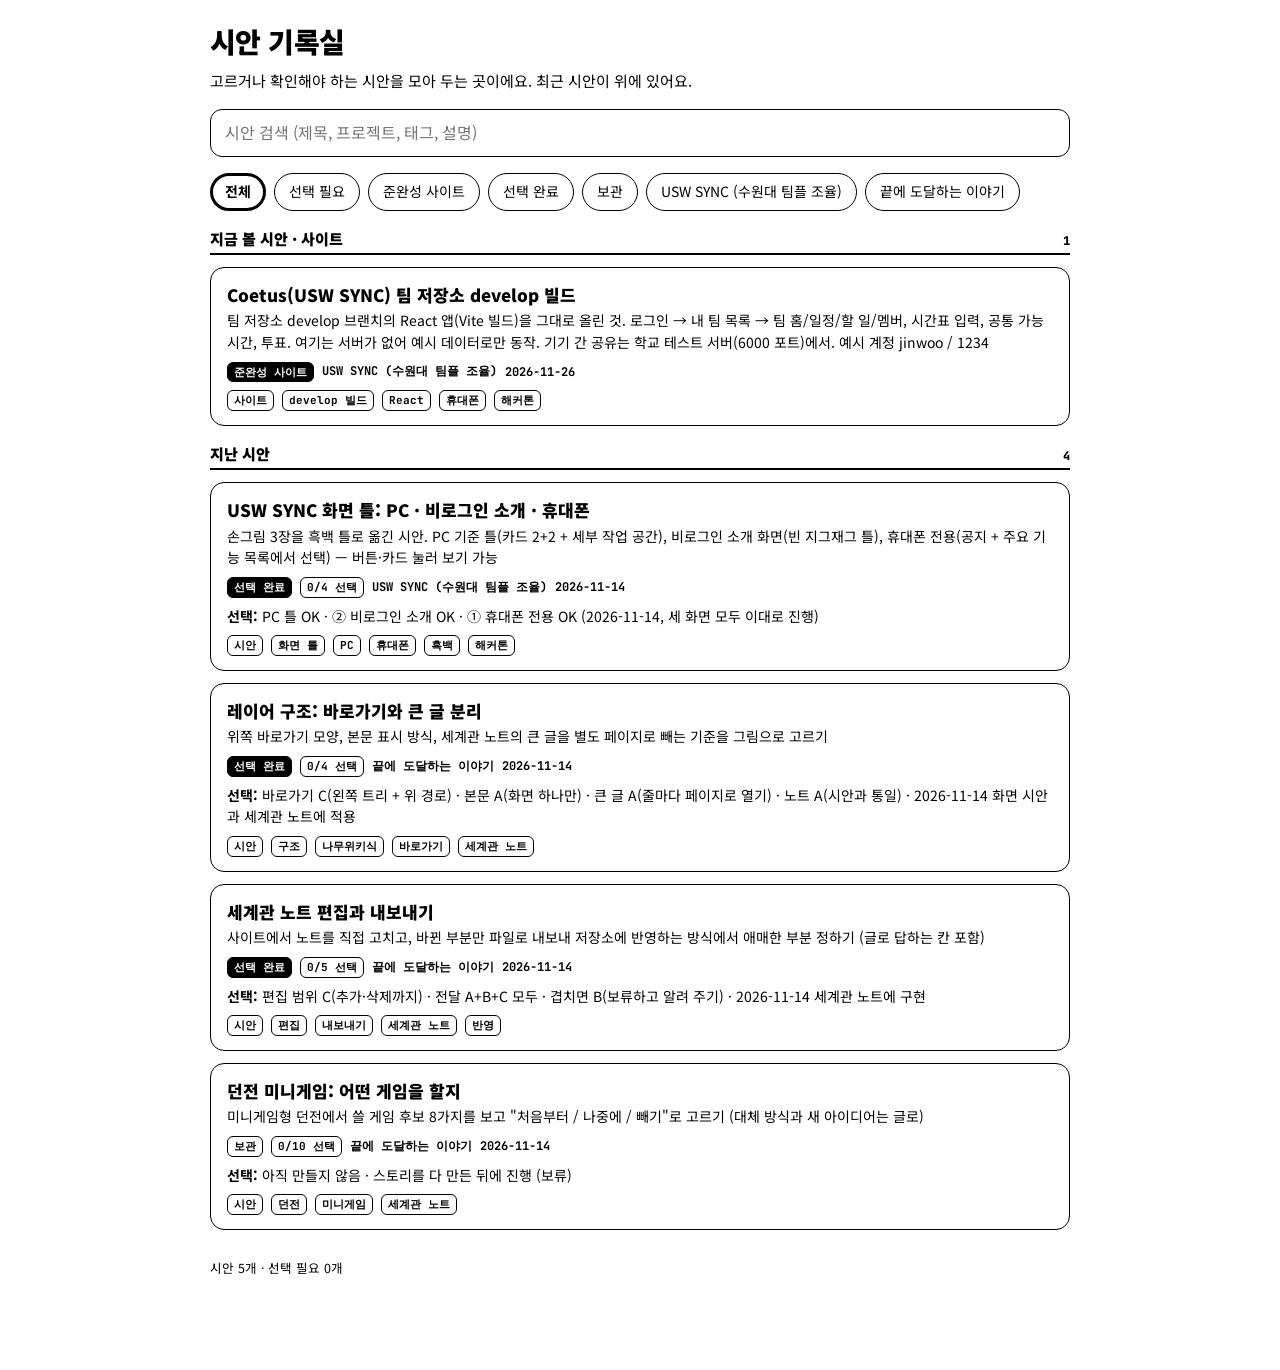
<file: index.html>
<!doctype html>
<html lang="ko">
<head>
<meta charset="utf-8">
<meta name="viewport" content="width=device-width,initial-scale=1,viewport-fit=cover">
<title>시안 기록실</title>
<link rel="preconnect" href="https://fonts.googleapis.com">
<link rel="preconnect" href="https://fonts.gstatic.com" crossorigin>
<link href="https://fonts.googleapis.com/css2?family=Noto+Sans+KR:wght@400;500;700;900&family=JetBrains+Mono:wght@500;800&display=swap" rel="stylesheet">
<link rel="stylesheet" href="assets/style.css">
</head>
<body>
<div class="page">
  <header>
    <h1>시안 기록실</h1>
    <p style="margin:6px 0 0">고르거나 확인해야 하는 시안을 모아 두는 곳이에요. 최근 시안이 위에 있어요.</p>
  </header>
  <input class="search" type="search" id="q" placeholder="시안 검색 (제목, 프로젝트, 태그, 설명)" autocomplete="off">
  <div class="bar" id="chips"></div>
  <div id="list" style="display:grid;gap:16px"></div>
  <div class="empty" id="empty" hidden>검색 결과가 없어요.</div>
  <p class="note" id="foot"></p>
</div>
<script src="data.js"></script>
<script>
const $ = id => document.getElementById(id);
const esc = s => String(s).replace(/[&<>"]/g, c => ({ '&': '&amp;', '<': '&lt;', '>': '&gt;', '"': '&quot;' }[c]));
const M = (window.MOCKS || []).slice().sort((a, b) => (b.date + b.id).localeCompare(a.date + a.id));
const ST = { open: ['선택 필요', 'w'], done: ['선택 완료', 'k'], archive: ['보관', ''], live: ['준완성 사이트', 'k'] };
const projects = [...new Set(M.map(m => m.project))];
let st = 'all', pj = 'all', q = '';

function chosen(m) { try { return JSON.parse(localStorage.getItem('testroom.choice.' + m.id) || '{}'); } catch (e) { return {}; } }
function chip(group, id, label) {
  const b = document.createElement('button'); b.className = 'chip'; b.textContent = label; b.dataset.g = group; b.dataset.v = id;
  b.onclick = () => { if (group === 'st') st = id; else pj = id; render(); }; $('chips').append(b);
}
chip('st', 'all', '전체'); chip('st', 'open', '선택 필요'); chip('st', 'live', '준완성 사이트'); chip('st', 'done', '선택 완료'); chip('st', 'archive', '보관');
projects.forEach(p => chip('pj', p, p));

function cardHTML(m) {
  const c = chosen(m), n = (m.questions || []).filter(x => c[x.id] || (c['~' + x.id] || '').trim()).length, total = (m.questions || []).length;
  const [label, cls] = ST[m.status] || ST.open;
  const prog = total ? `<span class="tag">${n}/${total} 선택</span>` : '';
  return `<a class="card" href="${esc(m.href || 'mocks/' + m.id + '/')}"><h3>${esc(m.title)}</h3><p>${esc(m.summary || '')}</p>
    <div class="meta"><span class="tag ${cls}">${label}</span>${prog}<span>${esc(m.project)}</span><span>${esc(m.date)}</span></div>
    ${m.decided ? `<p class="note" style="margin-top:8px"><b>선택:</b> ${esc(m.decided)}${m.applied ? ' · ' + esc(m.applied) : ''}</p>` : ''}
    <div class="meta">${(m.tags || []).map(t => `<span class="tag">${esc(t)}</span>`).join('')}</div></a>`;
}
function render() {
  document.querySelectorAll('#chips .chip').forEach(b => b.setAttribute('aria-pressed', b.dataset.g === 'st' ? b.dataset.v === st : b.dataset.v === pj));
  const k = q.trim().toLowerCase();
  const items = M.filter(m => (st === 'all' || m.status === st) && (pj === 'all' || m.project === pj)
    && (!k || [m.title, m.project, m.summary, m.id, ...(m.tags || []), ...(m.questions || []).map(x => x.text)].join(' ').toLowerCase().includes(k)));
  // 선택이 필요한 시안은 위, 그 아래에 지난 시안(최신순)
  const open = items.filter(m => m.status === 'open' || m.status === 'live'), rest = items.filter(m => m.status !== 'open' && m.status !== 'live');
  let html = '';
  if (open.length) html += `<section style="display:grid;gap:12px"><div class="sec"><span>지금 볼 시안 · 사이트</span><small>${open.length}</small></div>${open.map(cardHTML).join('')}</section>`;
  if (rest.length) html += `<section style="display:grid;gap:12px"><div class="sec"><span>지난 시안</span><small>${rest.length}</small></div>${rest.map(cardHTML).join('')}</section>`;
  $('list').innerHTML = html; $('empty').hidden = items.length > 0;
  $('foot').textContent = `시안 ${M.length}개 · 선택 필요 ${M.filter(m => m.status === 'open').length}개`;
}
$('q').addEventListener('input', e => { q = e.target.value; render(); });
render();
</script>
</body>
</html>
</file>
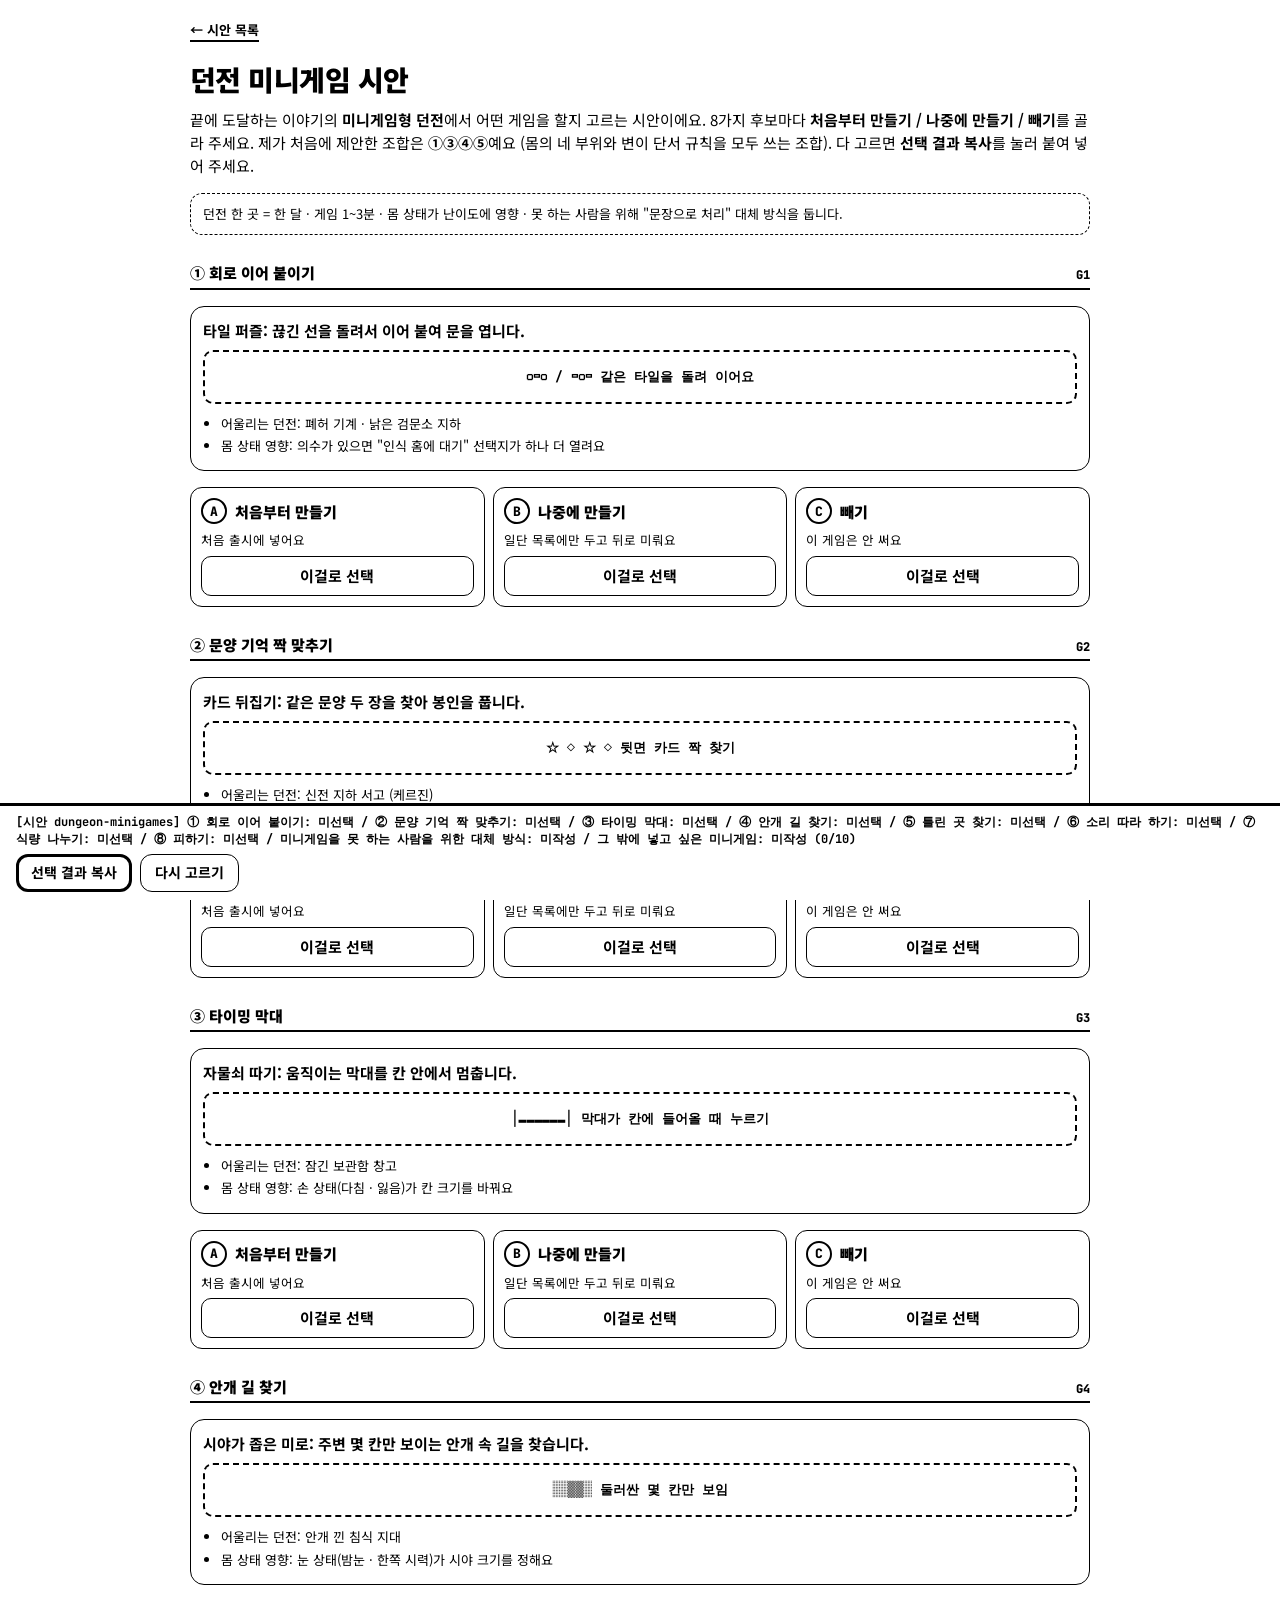
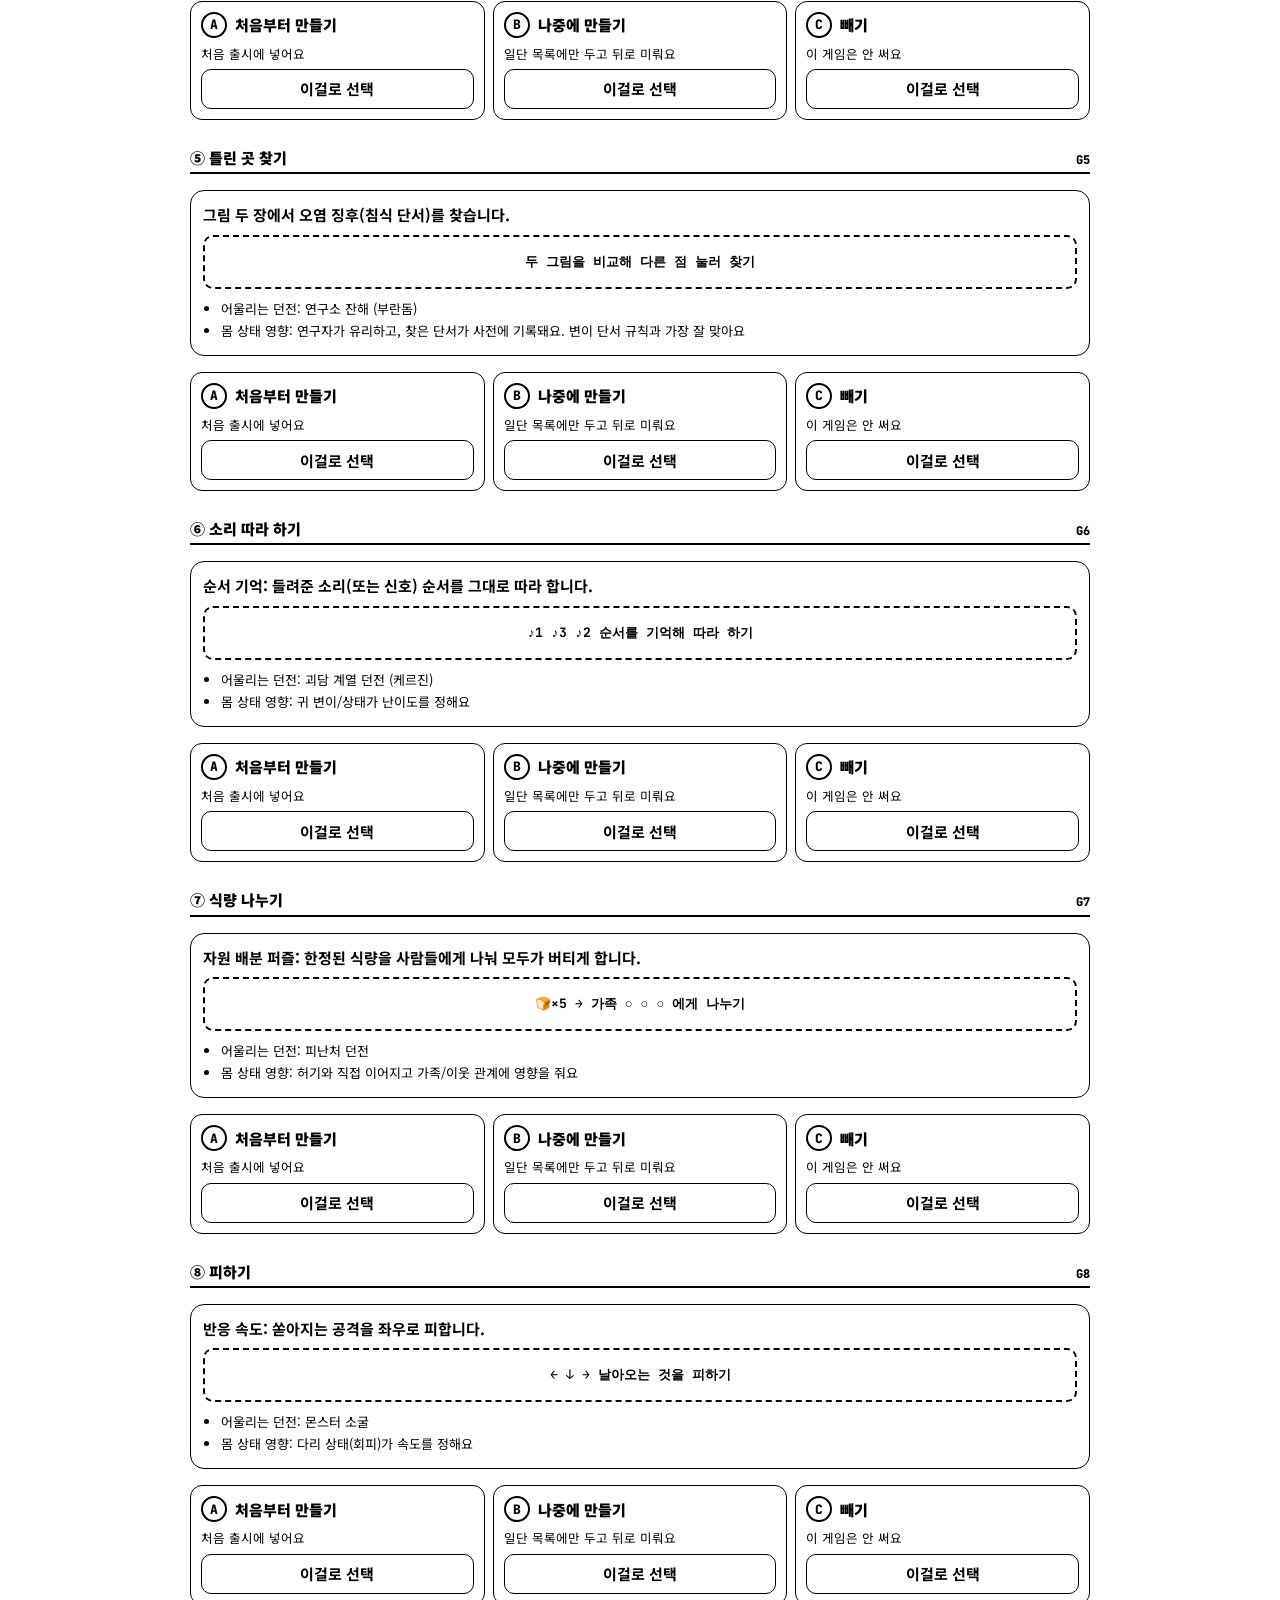
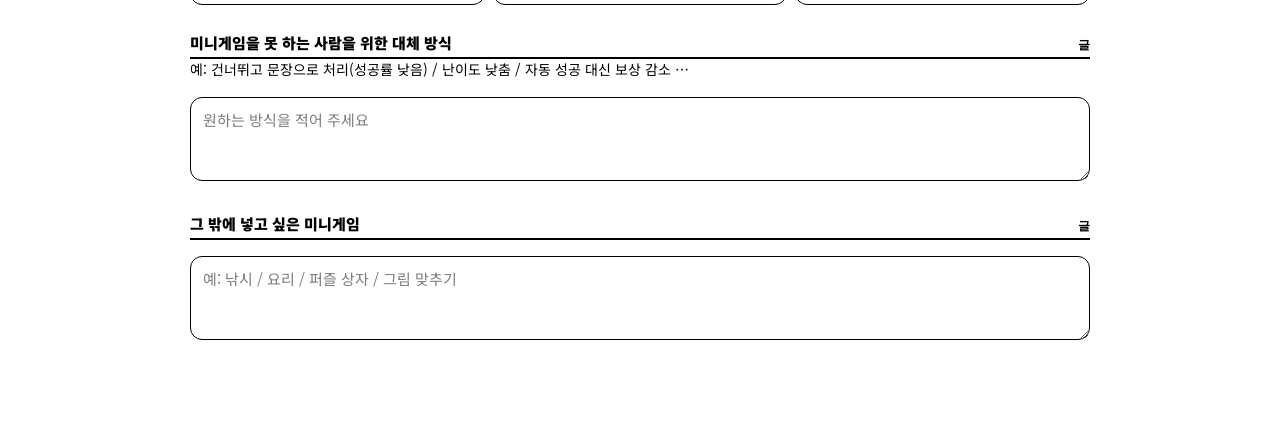
<file: mocks/dungeon-minigames/index.html>
<!doctype html>
<html lang="ko">
<head>
<meta charset="utf-8">
<meta name="viewport" content="width=device-width,initial-scale=1,viewport-fit=cover">
<title>던전 미니게임 시안 · 시안 기록실</title>
<link rel="preconnect" href="https://fonts.googleapis.com">
<link rel="preconnect" href="https://fonts.gstatic.com" crossorigin>
<link href="https://fonts.googleapis.com/css2?family=Noto+Sans+KR:wght@400;500;700;900&family=JetBrains+Mono:wght@500;800&display=swap" rel="stylesheet">
<link rel="stylesheet" href="../../assets/style.css">
<style>
.page{max-width:900px}
.qhead{margin-top:10px}
.gcard{border:1.5px solid var(--ink);border-radius:14px;padding:12px;display:grid;gap:8px}
.mini{border:2px dashed var(--ink);border-radius:10px;padding:10px;font:700 13px var(--font-num);text-align:center;min-height:54px;display:flex;align-items:center;justify-content:center}
.pro{font-size:13px;margin:0;padding-left:18px}.pro li{margin:2px 0}
.opts3{display:grid;grid-template-columns:repeat(auto-fit,minmax(200px,1fr));gap:8px}
.opt{border:1.5px solid var(--ink);border-radius:12px;padding:10px;display:grid;gap:6px;align-content:start}
.opt.on{border-width:4px;padding:7.5px}
.opt h3{margin:0;font-size:15px;font-weight:900;display:flex;gap:8px;align-items:center}
.opt .d{margin:0;font-size:12.5px}
.ltr{font:800 13px var(--font-num);border:2px solid var(--ink);border-radius:50%;width:26px;height:26px;display:inline-flex;align-items:center;justify-content:center;flex:none}
.pick{font:inherit;font-weight:700;color:var(--ink);background:var(--paper);border:1.5px solid var(--ink);border-radius:10px;min-height:40px;cursor:pointer}
.pick[aria-pressed="true"]{background:var(--ink);color:var(--paper)}
.pick:focus-visible,.ans:focus-visible{outline:3px solid var(--ink);outline-offset:2px}
.ans{width:100%;min-height:84px;font:inherit;font-size:15px;color:var(--ink);background:var(--paper);border:1.5px solid var(--ink);border-radius:12px;padding:10px 12px;resize:vertical}
.ans::placeholder{color:var(--ink);opacity:.5}
.lbl{font-size:13px;font-weight:700;margin:6px 0 4px}
.hintbox{border:1.5px dashed var(--ink);border-radius:12px;padding:10px 12px;font-size:13px}
.pickbar{position:fixed;left:0;right:0;bottom:0;background:var(--paper);border-top:3px solid var(--ink);padding:8px max(16px,env(safe-area-inset-left,0px)) max(8px,env(safe-area-inset-bottom,0px));display:grid;gap:6px;z-index:10}
.pickline{font:700 12px var(--font-num);word-break:break-word;max-height:30vh;overflow:auto}
</style>
</head>
<body>
<div class="page">
  <a class="back" href="../../">← 시안 목록</a>
  <header>
    <h1>던전 미니게임 시안</h1>
    <p style="margin:6px 0 0">끝에 도달하는 이야기의 <b>미니게임형 던전</b>에서 어떤 게임을 할지 고르는 시안이에요. 8가지 후보마다 <b>처음부터 만들기 / 나중에 만들기 / 빼기</b>를 골라 주세요. 제가 처음에 제안한 조합은 <b>①③④⑤</b>예요 (몸의 네 부위와 변이 단서 규칙을 모두 쓰는 조합). 다 고르면 <b>선택 결과 복사</b>를 눌러 붙여 넣어 주세요.</p>
  </header>
  <div class="hintbox">던전 한 곳 = 한 달 · 게임 1~3분 · 몸 상태가 난이도에 영향 · 못 하는 사람을 위해 "문장으로 처리" 대체 방식을 둡니다.</div>

  <div class="qhead"><div class="sec"><span data-qtitle="g1">① 회로 이어 붙이기</span><small>G1</small></div></div>
  <div class="gcard"><p style="margin:0"><b>타일 퍼즐: 끊긴 선을 돌려서 이어 붙여 문을 엽니다.</b></p><div class="mini">▢▭▢ / ▭▢▭ 같은 타일을 돌려 이어요</div><ul class="pro"><li>어울리는 던전: 폐허 기계 · 낡은 검문소 지하</li><li>몸 상태 영향: 의수가 있으면 "인식 홈에 대기" 선택지가 하나 더 열려요</li></ul></div>
  <div class="opts3"><section class="opt cmp" data-q="g1" data-o="a"><h3><span class="ltr">A</span>처음부터 만들기</h3><p class="d">처음 출시에 넣어요</p><button class="pick">선택</button></section><section class="opt cmp" data-q="g1" data-o="b"><h3><span class="ltr">B</span>나중에 만들기</h3><p class="d">일단 목록에만 두고 뒤로 미뤄요</p><button class="pick">선택</button></section><section class="opt cmp" data-q="g1" data-o="c"><h3><span class="ltr">C</span>빼기</h3><p class="d">이 게임은 안 써요</p><button class="pick">선택</button></section></div>
  <div class="qhead"><div class="sec"><span data-qtitle="g2">② 문양 기억 짝 맞추기</span><small>G2</small></div></div>
  <div class="gcard"><p style="margin:0"><b>카드 뒤집기: 같은 문양 두 장을 찾아 봉인을 풉니다.</b></p><div class="mini">☆ ◇ ☆ ◇ 뒷면 카드 짝 찾기</div><ul class="pro"><li>어울리는 던전: 신전 지하 서고 (케르진)</li><li>몸 상태 영향: 신성력 적성이 있으면 힌트가 보여요</li></ul></div>
  <div class="opts3"><section class="opt cmp" data-q="g2" data-o="a"><h3><span class="ltr">A</span>처음부터 만들기</h3><p class="d">처음 출시에 넣어요</p><button class="pick">선택</button></section><section class="opt cmp" data-q="g2" data-o="b"><h3><span class="ltr">B</span>나중에 만들기</h3><p class="d">일단 목록에만 두고 뒤로 미뤄요</p><button class="pick">선택</button></section><section class="opt cmp" data-q="g2" data-o="c"><h3><span class="ltr">C</span>빼기</h3><p class="d">이 게임은 안 써요</p><button class="pick">선택</button></section></div>
  <div class="qhead"><div class="sec"><span data-qtitle="g3">③ 타이밍 막대</span><small>G3</small></div></div>
  <div class="gcard"><p style="margin:0"><b>자물쇠 따기: 움직이는 막대를 칸 안에서 멈춥니다.</b></p><div class="mini">│▬▬▬▬▬▬│ 막대가 칸에 들어올 때 누르기</div><ul class="pro"><li>어울리는 던전: 잠긴 보관함 창고</li><li>몸 상태 영향: 손 상태(다침 · 잃음)가 칸 크기를 바꿔요</li></ul></div>
  <div class="opts3"><section class="opt cmp" data-q="g3" data-o="a"><h3><span class="ltr">A</span>처음부터 만들기</h3><p class="d">처음 출시에 넣어요</p><button class="pick">선택</button></section><section class="opt cmp" data-q="g3" data-o="b"><h3><span class="ltr">B</span>나중에 만들기</h3><p class="d">일단 목록에만 두고 뒤로 미뤄요</p><button class="pick">선택</button></section><section class="opt cmp" data-q="g3" data-o="c"><h3><span class="ltr">C</span>빼기</h3><p class="d">이 게임은 안 써요</p><button class="pick">선택</button></section></div>
  <div class="qhead"><div class="sec"><span data-qtitle="g4">④ 안개 길 찾기</span><small>G4</small></div></div>
  <div class="gcard"><p style="margin:0"><b>시야가 좁은 미로: 주변 몇 칸만 보이는 안개 속 길을 찾습니다.</b></p><div class="mini">░░▒▒░ 둘러싼 몇 칸만 보임</div><ul class="pro"><li>어울리는 던전: 안개 낀 침식 지대</li><li>몸 상태 영향: 눈 상태(밤눈 · 한쪽 시력)가 시야 크기를 정해요</li></ul></div>
  <div class="opts3"><section class="opt cmp" data-q="g4" data-o="a"><h3><span class="ltr">A</span>처음부터 만들기</h3><p class="d">처음 출시에 넣어요</p><button class="pick">선택</button></section><section class="opt cmp" data-q="g4" data-o="b"><h3><span class="ltr">B</span>나중에 만들기</h3><p class="d">일단 목록에만 두고 뒤로 미뤄요</p><button class="pick">선택</button></section><section class="opt cmp" data-q="g4" data-o="c"><h3><span class="ltr">C</span>빼기</h3><p class="d">이 게임은 안 써요</p><button class="pick">선택</button></section></div>
  <div class="qhead"><div class="sec"><span data-qtitle="g5">⑤ 틀린 곳 찾기</span><small>G5</small></div></div>
  <div class="gcard"><p style="margin:0"><b>그림 두 장에서 오염 징후(침식 단서)를 찾습니다.</b></p><div class="mini">두 그림을 비교해 다른 점 눌러 찾기</div><ul class="pro"><li>어울리는 던전: 연구소 잔해 (부란돔)</li><li>몸 상태 영향: 연구자가 유리하고, 찾은 단서가 사전에 기록돼요. 변이 단서 규칙과 가장 잘 맞아요</li></ul></div>
  <div class="opts3"><section class="opt cmp" data-q="g5" data-o="a"><h3><span class="ltr">A</span>처음부터 만들기</h3><p class="d">처음 출시에 넣어요</p><button class="pick">선택</button></section><section class="opt cmp" data-q="g5" data-o="b"><h3><span class="ltr">B</span>나중에 만들기</h3><p class="d">일단 목록에만 두고 뒤로 미뤄요</p><button class="pick">선택</button></section><section class="opt cmp" data-q="g5" data-o="c"><h3><span class="ltr">C</span>빼기</h3><p class="d">이 게임은 안 써요</p><button class="pick">선택</button></section></div>
  <div class="qhead"><div class="sec"><span data-qtitle="g6">⑥ 소리 따라 하기</span><small>G6</small></div></div>
  <div class="gcard"><p style="margin:0"><b>순서 기억: 들려준 소리(또는 신호) 순서를 그대로 따라 합니다.</b></p><div class="mini">♪1 ♪3 ♪2 순서를 기억해 따라 하기</div><ul class="pro"><li>어울리는 던전: 괴담 계열 던전 (케르진)</li><li>몸 상태 영향: 귀 변이/상태가 난이도를 정해요</li></ul></div>
  <div class="opts3"><section class="opt cmp" data-q="g6" data-o="a"><h3><span class="ltr">A</span>처음부터 만들기</h3><p class="d">처음 출시에 넣어요</p><button class="pick">선택</button></section><section class="opt cmp" data-q="g6" data-o="b"><h3><span class="ltr">B</span>나중에 만들기</h3><p class="d">일단 목록에만 두고 뒤로 미뤄요</p><button class="pick">선택</button></section><section class="opt cmp" data-q="g6" data-o="c"><h3><span class="ltr">C</span>빼기</h3><p class="d">이 게임은 안 써요</p><button class="pick">선택</button></section></div>
  <div class="qhead"><div class="sec"><span data-qtitle="g7">⑦ 식량 나누기</span><small>G7</small></div></div>
  <div class="gcard"><p style="margin:0"><b>자원 배분 퍼즐: 한정된 식량을 사람들에게 나눠 모두가 버티게 합니다.</b></p><div class="mini">🍞×5 → 가족 ○ ○ ○ 에게 나누기</div><ul class="pro"><li>어울리는 던전: 피난처 던전</li><li>몸 상태 영향: 허기와 직접 이어지고 가족/이웃 관계에 영향을 줘요</li></ul></div>
  <div class="opts3"><section class="opt cmp" data-q="g7" data-o="a"><h3><span class="ltr">A</span>처음부터 만들기</h3><p class="d">처음 출시에 넣어요</p><button class="pick">선택</button></section><section class="opt cmp" data-q="g7" data-o="b"><h3><span class="ltr">B</span>나중에 만들기</h3><p class="d">일단 목록에만 두고 뒤로 미뤄요</p><button class="pick">선택</button></section><section class="opt cmp" data-q="g7" data-o="c"><h3><span class="ltr">C</span>빼기</h3><p class="d">이 게임은 안 써요</p><button class="pick">선택</button></section></div>
  <div class="qhead"><div class="sec"><span data-qtitle="g8">⑧ 피하기</span><small>G8</small></div></div>
  <div class="gcard"><p style="margin:0"><b>반응 속도: 쏟아지는 공격을 좌우로 피합니다.</b></p><div class="mini">← ↓ → 날아오는 것을 피하기</div><ul class="pro"><li>어울리는 던전: 몬스터 소굴</li><li>몸 상태 영향: 다리 상태(회피)가 속도를 정해요</li></ul></div>
  <div class="opts3"><section class="opt cmp" data-q="g8" data-o="a"><h3><span class="ltr">A</span>처음부터 만들기</h3><p class="d">처음 출시에 넣어요</p><button class="pick">선택</button></section><section class="opt cmp" data-q="g8" data-o="b"><h3><span class="ltr">B</span>나중에 만들기</h3><p class="d">일단 목록에만 두고 뒤로 미뤄요</p><button class="pick">선택</button></section><section class="opt cmp" data-q="g8" data-o="c"><h3><span class="ltr">C</span>빼기</h3><p class="d">이 게임은 안 써요</p><button class="pick">선택</button></section></div>
  <div class="qhead"><div class="sec"><span data-qtitle="alt">미니게임을 못 하는 사람을 위한 대체 방식</span><small>글</small></div><p style="margin:0;font-size:14px">예: 건너뛰고 문장으로 처리(성공률 낮음) / 난이도 낮춤 / 자동 성공 대신 보상 감소 …</p></div>
  <div><textarea class="ans" data-q="alt" placeholder="원하는 방식을 적어 주세요"></textarea></div>
  <div class="qhead"><div class="sec"><span data-qtitle="new">그 밖에 넣고 싶은 미니게임</span><small>글</small></div></div>
  <div><textarea class="ans" data-q="new" placeholder="예: 낚시 / 요리 / 퍼즐 상자 / 그림 맞추기"></textarea></div>
</div>
<script>window.MOCK_ID = 'dungeon-minigames';</script>
<script src="../../assets/choose.js"></script>
</body>
</html>
</file>
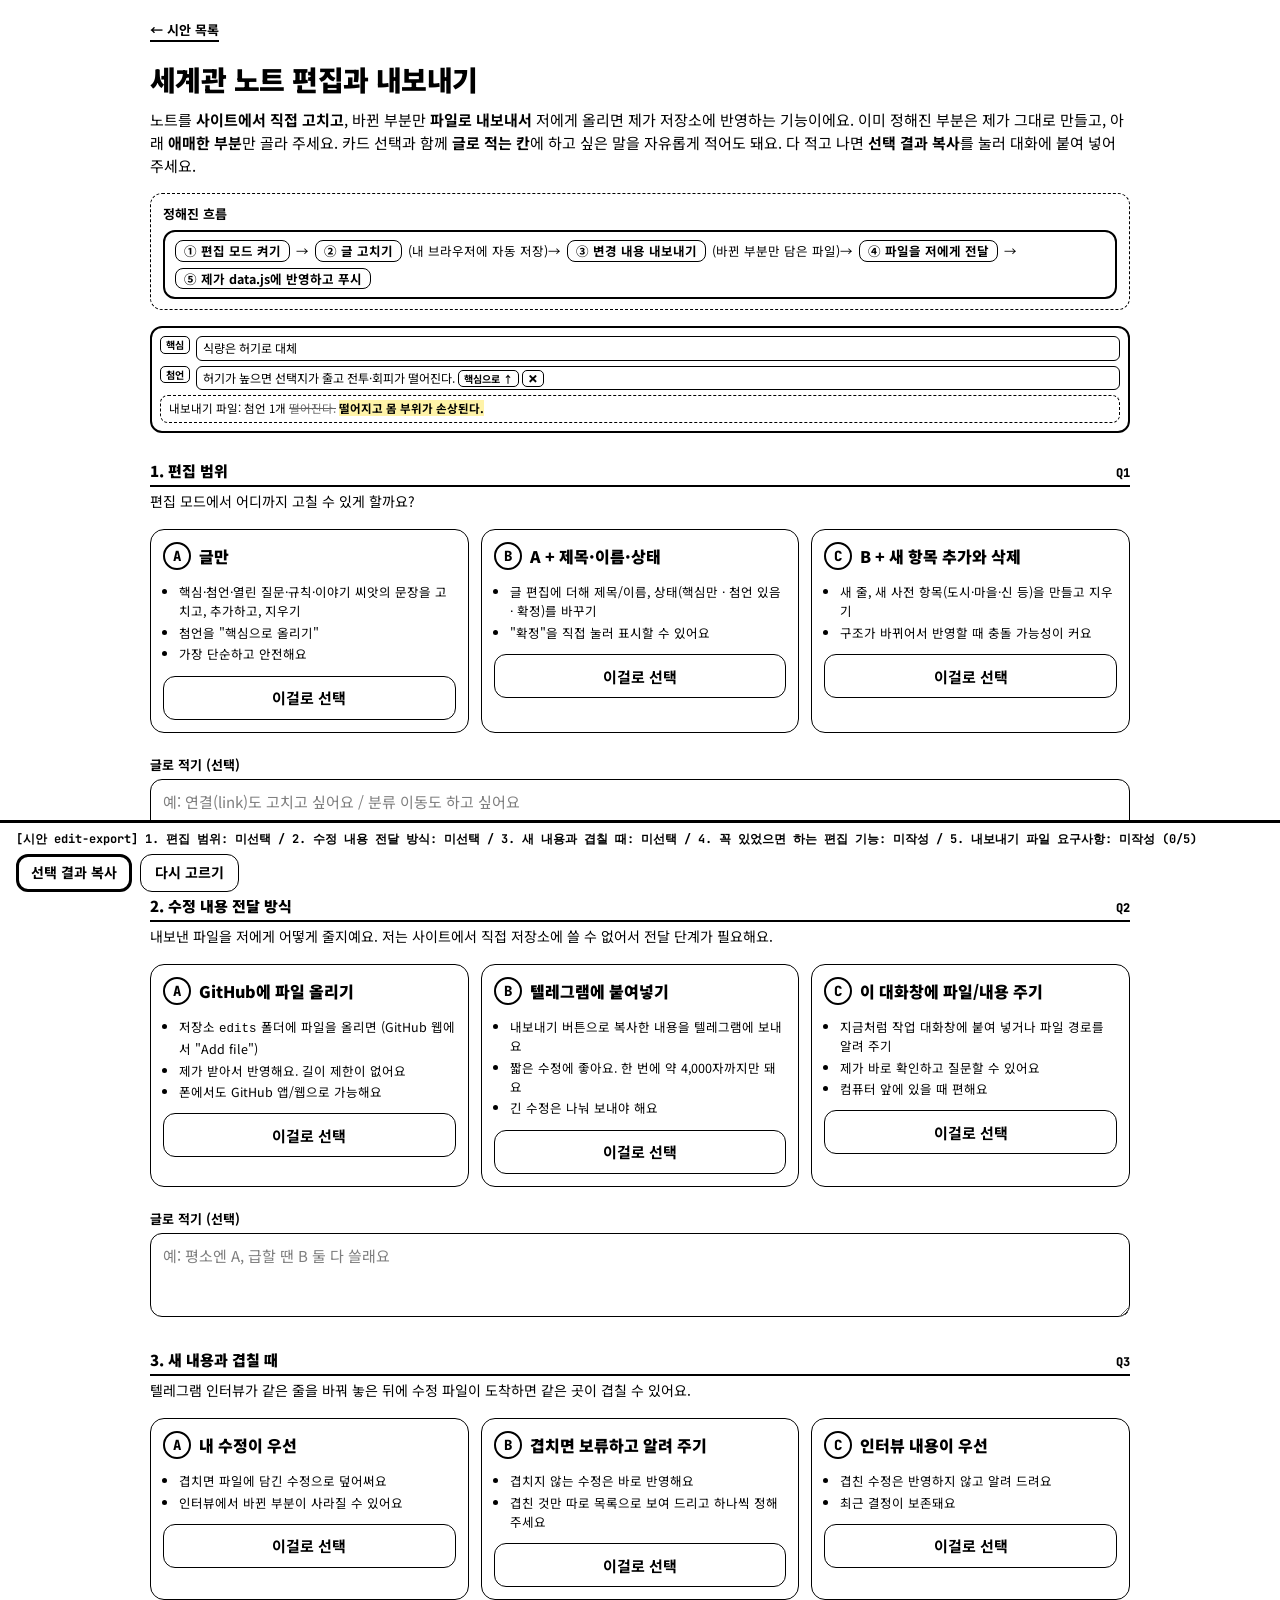
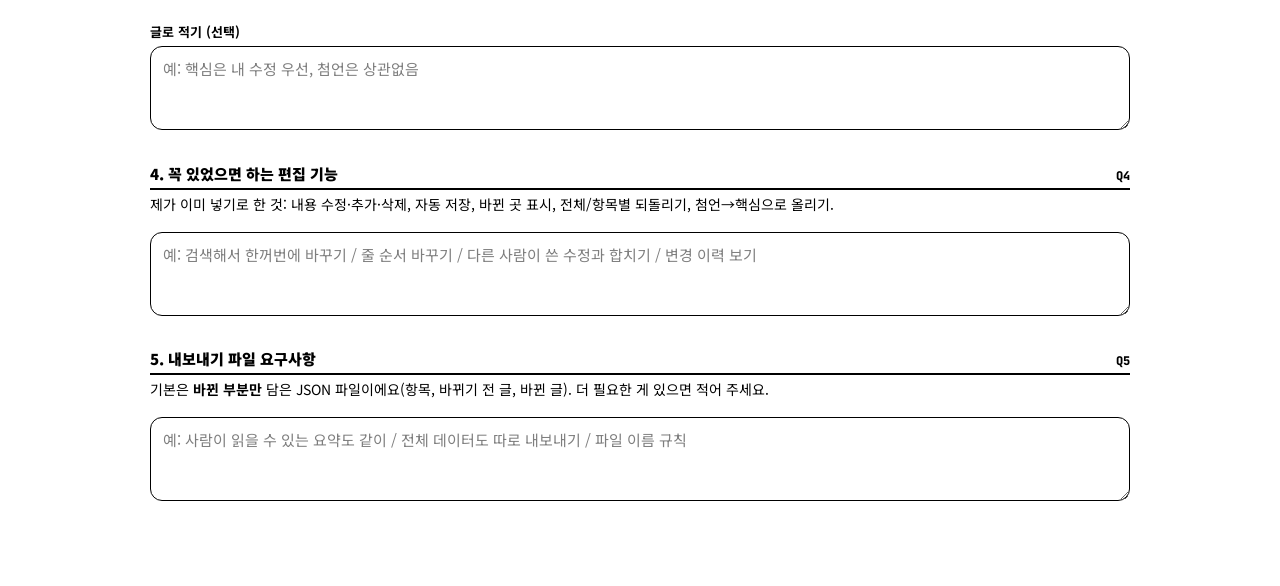
<file: mocks/edit-export/index.html>
<!doctype html>
<html lang="ko">
<head>
<meta charset="utf-8">
<meta name="viewport" content="width=device-width,initial-scale=1,viewport-fit=cover">
<title>편집과 내보내기 시안 · 시안 기록실</title>
<link rel="preconnect" href="https://fonts.googleapis.com">
<link rel="preconnect" href="https://fonts.gstatic.com" crossorigin>
<link href="https://fonts.googleapis.com/css2?family=Noto+Sans+KR:wght@400;500;700;900&family=JetBrains+Mono:wght@500;800&display=swap" rel="stylesheet">
<link rel="stylesheet" href="../../assets/style.css">
<style>
.page{max-width:980px}
.qhead{display:grid;gap:4px;margin-top:10px}
.qhead p{margin:0;font-size:14px}
.opts{display:grid;grid-template-columns:repeat(auto-fit,minmax(270px,1fr));gap:12px}
.opt{border:1.5px solid var(--ink);border-radius:14px;padding:12px;display:grid;gap:10px;align-content:start}
.opt.on{border-width:4px;padding:9.5px}
.opt h3{margin:0;font-size:16px;font-weight:900;display:flex;gap:8px;align-items:center}
.ltr{font:800 14px var(--font-num);border:2px solid var(--ink);border-radius:50%;width:28px;height:28px;display:inline-flex;align-items:center;justify-content:center;flex:none}
.pro{font-size:12.5px;margin:0;padding-left:16px}.pro li{margin:2px 0}
.pick{font:inherit;font-weight:700;color:var(--ink);background:var(--paper);border:1.5px solid var(--ink);border-radius:12px;min-height:44px;cursor:pointer}
.pick[aria-pressed="true"]{background:var(--ink);color:var(--paper)}
.pick:focus-visible,.ans:focus-visible{outline:3px solid var(--ink);outline-offset:2px}
.ans{width:100%;min-height:84px;font:inherit;font-size:15px;color:var(--ink);background:var(--paper);border:1.5px solid var(--ink);border-radius:12px;padding:10px 12px;resize:vertical}
.ans::placeholder{color:var(--ink);opacity:.5}
.lbl{font-size:13px;font-weight:700;margin:6px 0 4px}
.flow{border:2px solid var(--ink);border-radius:12px;padding:8px 10px;font-size:12.5px;display:flex;gap:6px;flex-wrap:wrap;align-items:center}
.flow b{border:1.5px solid var(--ink);border-radius:8px;padding:0 8px}
.mini{border:2px solid var(--ink);border-radius:12px;padding:8px;font-size:12px;display:grid;gap:5px}
.bl{display:flex;gap:6px;align-items:flex-start}
.bl i{font-style:normal;border:1px solid var(--ink);border-radius:5px;padding:0 5px;font-size:10px;font-weight:700;white-space:nowrap}
.bl span{flex:1;border:1px solid var(--ink);border-radius:6px;padding:2px 6px}
.diff{border:1.5px dashed var(--ink);border-radius:8px;padding:4px 8px;font-size:11.5px}
.diff del{opacity:.6}.diff ins{text-decoration:none;font-weight:700;background:var(--warn)}
.pickbar{position:fixed;left:0;right:0;bottom:0;background:var(--paper);border-top:3px solid var(--ink);padding:8px max(16px,env(safe-area-inset-left,0px)) max(8px,env(safe-area-inset-bottom,0px));display:grid;gap:6px;z-index:10}
.pickline{font:700 12px var(--font-num);word-break:break-word;max-height:30vh;overflow:auto}
.hintbox{border:1.5px dashed var(--ink);border-radius:12px;padding:10px 12px;font-size:13px}
</style>
</head>
<body>
<div class="page">
  <a class="back" href="../../">← 시안 목록</a>
  <header>
    <h1>세계관 노트 편집과 내보내기</h1>
    <p style="margin:6px 0 0">노트를 <b>사이트에서 직접 고치고</b>, 바뀐 부분만 <b>파일로 내보내서</b> 저에게 올리면 제가 저장소에 반영하는 기능이에요. 이미 정해진 부분은 제가 그대로 만들고, 아래 <b>애매한 부분</b>만 골라 주세요. 카드 선택과 함께 <b>글로 적는 칸</b>에 하고 싶은 말을 자유롭게 적어도 돼요. 다 적고 나면 <b>선택 결과 복사</b>를 눌러 대화에 붙여 넣어 주세요.</p>
  </header>

  <div class="hintbox"><b>정해진 흐름</b><div class="flow" style="margin-top:6px"><b>① 편집 모드 켜기</b>→<b>② 글 고치기</b>(내 브라우저에 자동 저장)→<b>③ 변경 내용 내보내기</b>(바뀐 부분만 담은 파일)→<b>④ 파일을 저에게 전달</b>→<b>⑤ 제가 data.js에 반영하고 푸시</b></div></div>

  <div class="mini" aria-label="편집 화면 예시">
    <div class="bl"><i>핵심</i><span>식량은 허기로 대체</span></div>
    <div class="bl"><i>첨언</i><span>허기가 높으면 선택지가 줄고 전투·회피가 떨어진다. <i>핵심으로 ↑</i> <i>✕</i></span></div>
    <div class="diff">내보내기 파일: 첨언 1개 <del>떨어진다.</del> <ins>떨어지고 몸 부위가 손상된다.</ins></div>
  </div>

  <div class="qhead"><div class="sec"><span data-qtitle="scope">1. 편집 범위</span><small>Q1</small></div><p>편집 모드에서 어디까지 고칠 수 있게 할까요?</p></div>
  <div class="opts">
    <section class="opt" data-q="scope" data-o="a"><h3><span class="ltr">A</span>글만</h3>
      <ul class="pro"><li>핵심·첨언·열린 질문·규칙·이야기 씨앗의 문장을 고치고, 추가하고, 지우기</li><li>첨언을 "핵심으로 올리기"</li><li>가장 단순하고 안전해요</li></ul><button class="pick">이걸로 선택</button></section>
    <section class="opt" data-q="scope" data-o="b"><h3><span class="ltr">B</span>A + 제목·이름·상태</h3>
      <ul class="pro"><li>글 편집에 더해 제목/이름, 상태(핵심만 · 첨언 있음 · 확정)를 바꾸기</li><li>"확정"을 직접 눌러 표시할 수 있어요</li></ul><button class="pick">이걸로 선택</button></section>
    <section class="opt" data-q="scope" data-o="c"><h3><span class="ltr">C</span>B + 새 항목 추가와 삭제</h3>
      <ul class="pro"><li>새 줄, 새 사전 항목(도시·마을·신 등)을 만들고 지우기</li><li>구조가 바뀌어서 반영할 때 충돌 가능성이 커요</li></ul><button class="pick">이걸로 선택</button></section>
  </div>
  <div><div class="lbl">글로 적기 (선택)</div><textarea class="ans" data-q="scope" placeholder="예: 연결(link)도 고치고 싶어요 / 분류 이동도 하고 싶어요"></textarea></div>

  <div class="qhead"><div class="sec"><span data-qtitle="send">2. 수정 내용 전달 방식</span><small>Q2</small></div><p>내보낸 파일을 저에게 어떻게 줄지예요. 저는 사이트에서 직접 저장소에 쓸 수 없어서 전달 단계가 필요해요.</p></div>
  <div class="opts">
    <section class="opt" data-q="send" data-o="a"><h3><span class="ltr">A</span>GitHub에 파일 올리기</h3>
      <ul class="pro"><li>저장소 <code>edits</code> 폴더에 파일을 올리면 (GitHub 웹에서 "Add file")</li><li>제가 받아서 반영해요. 길이 제한이 없어요</li><li>폰에서도 GitHub 앱/웹으로 가능해요</li></ul><button class="pick">이걸로 선택</button></section>
    <section class="opt" data-q="send" data-o="b"><h3><span class="ltr">B</span>텔레그램에 붙여넣기</h3>
      <ul class="pro"><li>내보내기 버튼으로 복사한 내용을 텔레그램에 보내요</li><li>짧은 수정에 좋아요. 한 번에 약 4,000자까지만 돼요</li><li>긴 수정은 나눠 보내야 해요</li></ul><button class="pick">이걸로 선택</button></section>
    <section class="opt" data-q="send" data-o="c"><h3><span class="ltr">C</span>이 대화창에 파일/내용 주기</h3>
      <ul class="pro"><li>지금처럼 작업 대화창에 붙여 넣거나 파일 경로를 알려 주기</li><li>제가 바로 확인하고 질문할 수 있어요</li><li>컴퓨터 앞에 있을 때 편해요</li></ul><button class="pick">이걸로 선택</button></section>
  </div>
  <div><div class="lbl">글로 적기 (선택)</div><textarea class="ans" data-q="send" placeholder="예: 평소엔 A, 급할 땐 B 둘 다 쓸래요"></textarea></div>

  <div class="qhead"><div class="sec"><span data-qtitle="merge">3. 새 내용과 겹칠 때</span><small>Q3</small></div><p>텔레그램 인터뷰가 같은 줄을 바꿔 놓은 뒤에 수정 파일이 도착하면 같은 곳이 겹칠 수 있어요.</p></div>
  <div class="opts">
    <section class="opt" data-q="merge" data-o="a"><h3><span class="ltr">A</span>내 수정이 우선</h3>
      <ul class="pro"><li>겹치면 파일에 담긴 수정으로 덮어써요</li><li>인터뷰에서 바뀐 부분이 사라질 수 있어요</li></ul><button class="pick">이걸로 선택</button></section>
    <section class="opt" data-q="merge" data-o="b"><h3><span class="ltr">B</span>겹치면 보류하고 알려 주기</h3>
      <ul class="pro"><li>겹치지 않는 수정은 바로 반영해요</li><li>겹친 것만 따로 목록으로 보여 드리고 하나씩 정해 주세요</li></ul><button class="pick">이걸로 선택</button></section>
    <section class="opt" data-q="merge" data-o="c"><h3><span class="ltr">C</span>인터뷰 내용이 우선</h3>
      <ul class="pro"><li>겹친 수정은 반영하지 않고 알려 드려요</li><li>최근 결정이 보존돼요</li></ul><button class="pick">이걸로 선택</button></section>
  </div>
  <div><div class="lbl">글로 적기 (선택)</div><textarea class="ans" data-q="merge" placeholder="예: 핵심은 내 수정 우선, 첨언은 상관없음"></textarea></div>

  <div class="qhead"><div class="sec"><span data-qtitle="want">4. 꼭 있었으면 하는 편집 기능</span><small>Q4</small></div><p>제가 이미 넣기로 한 것: 내용 수정·추가·삭제, 자동 저장, 바뀐 곳 표시, 전체/항목별 되돌리기, 첨언→핵심으로 올리기.</p></div>
  <div><textarea class="ans" data-q="want" placeholder="예: 검색해서 한꺼번에 바꾸기 / 줄 순서 바꾸기 / 다른 사람이 쓴 수정과 합치기 / 변경 이력 보기"></textarea></div>

  <div class="qhead"><div class="sec"><span data-qtitle="file">5. 내보내기 파일 요구사항</span><small>Q5</small></div><p>기본은 <b>바뀐 부분만</b> 담은 JSON 파일이에요(항목, 바뀌기 전 글, 바뀐 글). 더 필요한 게 있으면 적어 주세요.</p></div>
  <div><textarea class="ans" data-q="file" placeholder="예: 사람이 읽을 수 있는 요약도 같이 / 전체 데이터도 따로 내보내기 / 파일 이름 규칙"></textarea></div>
</div>
<script>window.MOCK_ID = 'edit-export';</script>
<script src="../../assets/choose.js"></script>
</body>
</html>
</file>
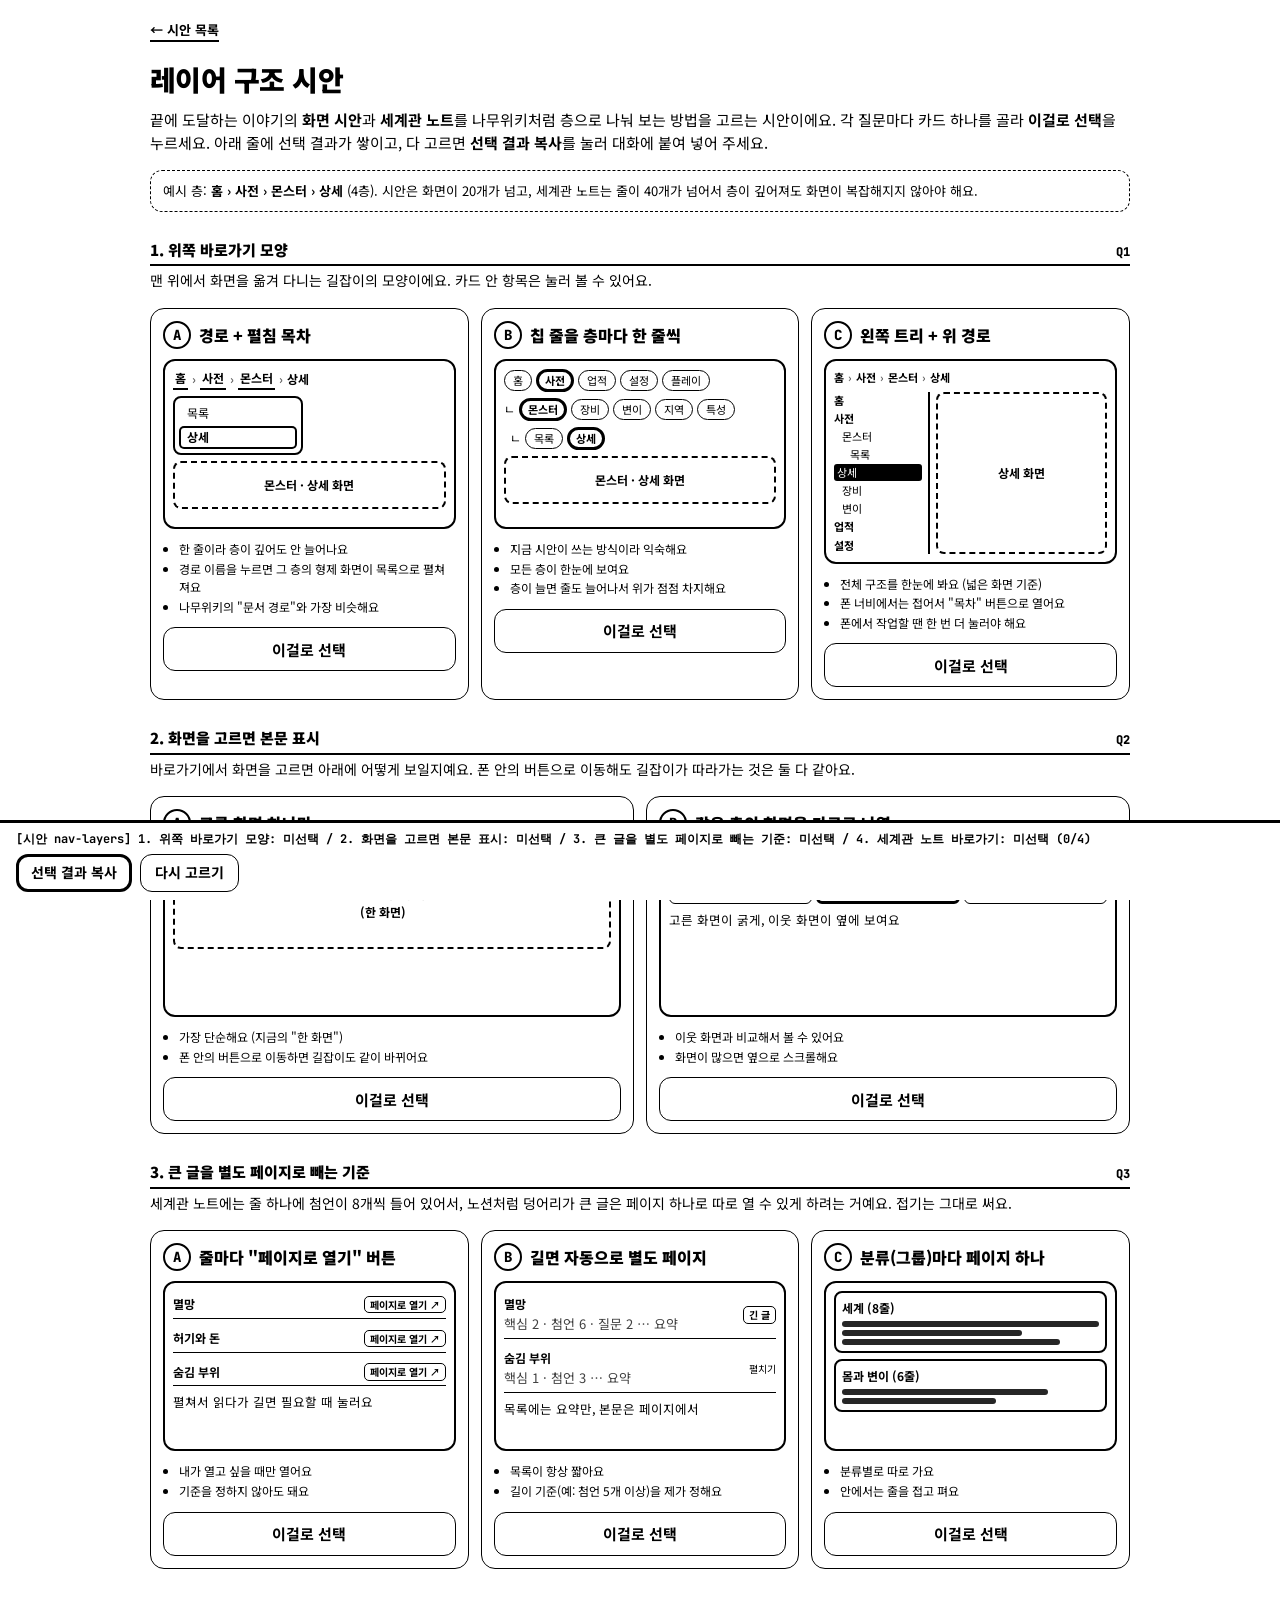
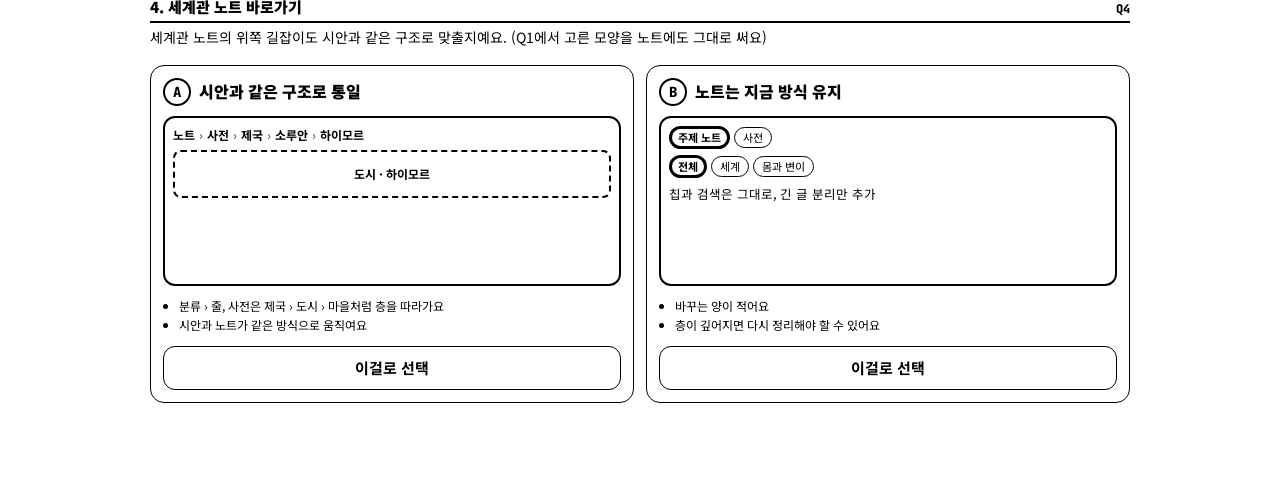
<file: mocks/nav-layers/index.html>
<!doctype html>
<html lang="ko">
<head>
<meta charset="utf-8">
<meta name="viewport" content="width=device-width,initial-scale=1,viewport-fit=cover">
<title>레이어 구조 시안 · 시안 기록실</title>
<link rel="preconnect" href="https://fonts.googleapis.com">
<link rel="preconnect" href="https://fonts.gstatic.com" crossorigin>
<link href="https://fonts.googleapis.com/css2?family=Noto+Sans+KR:wght@400;500;700;900&family=JetBrains+Mono:wght@500;800&display=swap" rel="stylesheet">
<link rel="stylesheet" href="../../assets/style.css">
<style>
.page{max-width:980px}
.qhead{display:grid;gap:4px;margin-top:10px}
.qhead p{margin:0;font-size:14px}
.opts{display:grid;grid-template-columns:repeat(auto-fit,minmax(270px,1fr));gap:12px}
.opt{border:1.5px solid var(--ink);border-radius:14px;padding:12px;display:grid;gap:10px;align-content:start}
.opt.on{border-width:4px;padding:9.5px}
.opt h3{margin:0;font-size:16px;font-weight:900;display:flex;gap:8px;align-items:center}
.opt .ltr{font:800 14px var(--font-num);border:2px solid var(--ink);border-radius:50%;width:28px;height:28px;display:inline-flex;align-items:center;justify-content:center;flex:none}
.opt p{margin:0;font-size:13px}
.pro{font-size:12px;margin:0;padding-left:16px}
.pro li{margin:1px 0}
.pick{font:inherit;font-weight:700;color:var(--ink);background:var(--paper);border:1.5px solid var(--ink);border-radius:12px;min-height:44px;cursor:pointer}
.pick[aria-pressed="true"]{background:var(--ink);color:var(--paper)}
.pick:focus-visible{outline:3px solid var(--ink);outline-offset:2px}
/* 미니 화면 */
.mini{border:2px solid var(--ink);border-radius:12px;padding:8px;background:var(--paper);font-size:12px;display:grid;gap:6px;min-height:170px;align-content:start}
.mini .row{display:flex;gap:4px;flex-wrap:wrap;align-items:center}
.mc{border:1px solid var(--ink);border-radius:999px;padding:1px 8px;font-size:11px;background:var(--paper);color:var(--ink);font-family:inherit}
.mc.on{border-width:3px;padding:0 6px;font-weight:700}
.crumb{display:flex;gap:4px;align-items:center;flex-wrap:wrap;font-weight:700}
.crumb i{font-style:normal;opacity:.6}
.crumb button{font:inherit;color:var(--ink);background:none;border:0;border-bottom:2px solid var(--ink);padding:0 2px;cursor:pointer}
.drop{border:2px solid var(--ink);border-radius:8px;padding:4px;display:grid;gap:2px;background:var(--paper);width:fit-content;min-width:130px}
.drop div{padding:2px 8px;border-radius:5px}
.drop .on{box-shadow:inset 0 0 0 2px var(--ink);font-weight:700}
.body1{border:2px dashed var(--ink);border-radius:8px;padding:8px;min-height:48px;display:flex;align-items:center;justify-content:center;font-weight:700}
.side{display:grid;grid-template-columns:96px 1fr;gap:6px}
.tree{border-right:2px solid var(--ink);padding-right:6px;display:grid;gap:1px;font-size:11px;align-content:start}
.tree .l1{padding-left:0;font-weight:700}.tree .l2{padding-left:8px}.tree .l3{padding-left:16px}
.tree .on{background:var(--ink);color:var(--paper);border-radius:3px;padding:0 3px}
.cols{display:grid;grid-template-columns:repeat(3,1fr);gap:4px}
.cols div{border:1.5px solid var(--ink);border-radius:6px;padding:12px 2px;text-align:center;font-size:11px;font-weight:700}
.cols div.on{border-width:3px}
.noteitem{border-bottom:1px solid var(--ink);padding:4px 0;display:flex;gap:6px;align-items:center;justify-content:space-between}
.noteitem small{font-size:10px}
.noteitem .tg{border:1px solid var(--ink);border-radius:5px;padding:0 5px;font-size:10px;font-weight:700}
.sum{opacity:.75;font-size:11px;margin:2px 0 0}
.pagebig{border:2px solid var(--ink);border-radius:8px;padding:6px;display:grid;gap:3px}
.pagebig .ln{height:6px;background:var(--ink);border-radius:3px;opacity:.85}
.pickbar{position:fixed;left:0;right:0;bottom:0;background:var(--paper);border-top:3px solid var(--ink);padding:8px max(16px,env(safe-area-inset-left,0px)) max(8px,env(safe-area-inset-bottom,0px));display:grid;gap:6px;z-index:10}
.pickline{font:700 12px var(--font-num);word-break:break-word}
.hintbox{border:1.5px dashed var(--ink);border-radius:12px;padding:10px 12px;font-size:13px}
</style>
</head>
<body>
<div class="page">
  <a class="back" href="../../">← 시안 목록</a>
  <header>
    <h1>레이어 구조 시안</h1>
    <p style="margin:6px 0 0">끝에 도달하는 이야기의 <b>화면 시안</b>과 <b>세계관 노트</b>를 나무위키처럼 층으로 나눠 보는 방법을 고르는 시안이에요. 각 질문마다 카드 하나를 골라 <b>이걸로 선택</b>을 누르세요. 아래 줄에 선택 결과가 쌓이고, 다 고르면 <b>선택 결과 복사</b>를 눌러 대화에 붙여 넣어 주세요.</p>
  </header>
  <div class="hintbox">예시 층: <b>홈 › 사전 › 몬스터 › 상세</b> (4층). 시안은 화면이 20개가 넘고, 세계관 노트는 줄이 40개가 넘어서 층이 깊어져도 화면이 복잡해지지 않아야 해요.</div>

  <!-- ===== 질문 1 ===== -->
  <div class="qhead"><div class="sec"><span data-qtitle="nav">1. 위쪽 바로가기 모양</span><small>Q1</small></div><p>맨 위에서 화면을 옮겨 다니는 길잡이의 모양이에요. 카드 안 항목은 눌러 볼 수 있어요.</p></div>
  <div class="opts">
    <section class="opt" data-q="nav" data-o="a">
      <h3><span class="ltr">A</span>경로 + 펼침 목차</h3>
      <div class="mini" id="demoA">
        <div class="crumb"><button data-d="홈">홈</button><i>›</i><button data-d="사전">사전</button><i>›</i><button data-d="몬스터">몬스터</button><i>›</i><b>상세</b></div>
        <div class="drop" id="dropA"><div>목록</div><div class="on">상세</div></div>
        <div class="body1" id="bodyA">몬스터 · 상세 화면</div>
      </div>
      <ul class="pro"><li>한 줄이라 층이 깊어도 안 늘어나요</li><li>경로 이름을 누르면 그 층의 형제 화면이 목록으로 펼쳐져요</li><li>나무위키의 "문서 경로"와 가장 비슷해요</li></ul>
      <button class="pick">이걸로 선택</button>
    </section>
    <section class="opt" data-q="nav" data-o="b">
      <h3><span class="ltr">B</span>칩 줄을 층마다 한 줄씩</h3>
      <div class="mini">
        <div class="row"><span class="mc">홈</span><span class="mc on">사전</span><span class="mc">업적</span><span class="mc">설정</span><span class="mc">플레이</span></div>
        <div class="row">ㄴ<span class="mc on">몬스터</span><span class="mc">장비</span><span class="mc">변이</span><span class="mc">지역</span><span class="mc">특성</span></div>
        <div class="row">&nbsp;&nbsp;ㄴ<span class="mc">목록</span><span class="mc on">상세</span></div>
        <div class="body1">몬스터 · 상세 화면</div>
      </div>
      <ul class="pro"><li>지금 시안이 쓰는 방식이라 익숙해요</li><li>모든 층이 한눈에 보여요</li><li>층이 늘면 줄도 늘어나서 위가 점점 차지해요</li></ul>
      <button class="pick">이걸로 선택</button>
    </section>
    <section class="opt" data-q="nav" data-o="c">
      <h3><span class="ltr">C</span>왼쪽 트리 + 위 경로</h3>
      <div class="mini">
        <div class="crumb" style="font-size:11px">홈 <i>›</i> 사전 <i>›</i> 몬스터 <i>›</i> <b>상세</b></div>
        <div class="side">
          <div class="tree">
            <div class="l1">홈</div><div class="l1">사전</div>
            <div class="l2">몬스터</div><div class="l3">목록</div><div class="l3 on">상세</div>
            <div class="l2">장비</div><div class="l2">변이</div><div class="l1">업적</div><div class="l1">설정</div>
          </div>
          <div class="body1">상세 화면</div>
        </div>
      </div>
      <ul class="pro"><li>전체 구조를 한눈에 봐요 (넓은 화면 기준)</li><li>폰 너비에서는 접어서 "목차" 버튼으로 열어요</li><li>폰에서 작업할 땐 한 번 더 눌러야 해요</li></ul>
      <button class="pick">이걸로 선택</button>
    </section>
  </div>

  <!-- ===== 질문 2 ===== -->
  <div class="qhead"><div class="sec"><span data-qtitle="body">2. 화면을 고르면 본문 표시</span><small>Q2</small></div><p>바로가기에서 화면을 고르면 아래에 어떻게 보일지예요. 폰 안의 버튼으로 이동해도 길잡이가 따라가는 것은 둘 다 같아요.</p></div>
  <div class="opts">
    <section class="opt" data-q="body" data-o="a">
      <h3><span class="ltr">A</span>고른 화면 하나만</h3>
      <div class="mini"><div class="body1" style="min-height:92px">몬스터 · 상세<br>(한 화면)</div></div>
      <ul class="pro"><li>가장 단순해요 (지금의 "한 화면")</li><li>폰 안의 버튼으로 이동하면 길잡이도 같이 바뀌어요</li></ul>
      <button class="pick">이걸로 선택</button>
    </section>
    <section class="opt" data-q="body" data-o="b">
      <h3><span class="ltr">B</span>같은 층의 화면을 가로로 나열</h3>
      <div class="mini"><div class="cols"><div>목록</div><div class="on">상세</div><div>지역 목록</div></div><div class="note">고른 화면이 굵게, 이웃 화면이 옆에 보여요</div></div>
      <ul class="pro"><li>이웃 화면과 비교해서 볼 수 있어요</li><li>화면이 많으면 옆으로 스크롤해요</li></ul>
      <button class="pick">이걸로 선택</button>
    </section>
  </div>

  <!-- ===== 질문 3 ===== -->
  <div class="qhead"><div class="sec"><span data-qtitle="split">3. 큰 글을 별도 페이지로 빼는 기준</span><small>Q3</small></div><p>세계관 노트에는 줄 하나에 첨언이 8개씩 들어 있어서, 노션처럼 덩어리가 큰 글은 페이지 하나로 따로 열 수 있게 하려는 거예요. 접기는 그대로 써요.</p></div>
  <div class="opts">
    <section class="opt" data-q="split" data-o="a">
      <h3><span class="ltr">A</span>줄마다 "페이지로 열기" 버튼</h3>
      <div class="mini">
        <div class="noteitem"><b>멸망</b><span class="tg">페이지로 열기 ↗</span></div>
        <div class="noteitem"><b>허기와 돈</b><span class="tg">페이지로 열기 ↗</span></div>
        <div class="noteitem"><b>숨김 부위</b><span class="tg">페이지로 열기 ↗</span></div>
        <div class="note">펼쳐서 읽다가 길면 필요할 때 눌러요</div>
      </div>
      <ul class="pro"><li>내가 열고 싶을 때만 열어요</li><li>기준을 정하지 않아도 돼요</li></ul>
      <button class="pick">이걸로 선택</button>
    </section>
    <section class="opt" data-q="split" data-o="b">
      <h3><span class="ltr">B</span>길면 자동으로 별도 페이지</h3>
      <div class="mini">
        <div class="noteitem"><span><b>멸망</b><p class="sum">핵심 2 · 첨언 6 · 질문 2 … 요약</p></span><span class="tg">긴 글</span></div>
        <div class="noteitem"><span><b>숨김 부위</b><p class="sum">핵심 1 · 첨언 3 … 요약</p></span><small>펼치기</small></div>
        <div class="note">목록에는 요약만, 본문은 페이지에서</div>
      </div>
      <ul class="pro"><li>목록이 항상 짧아요</li><li>길이 기준(예: 첨언 5개 이상)을 제가 정해요</li></ul>
      <button class="pick">이걸로 선택</button>
    </section>
    <section class="opt" data-q="split" data-o="c">
      <h3><span class="ltr">C</span>분류(그룹)마다 페이지 하나</h3>
      <div class="mini">
        <div class="pagebig"><b>세계 (8줄)</b><div class="ln"></div><div class="ln" style="width:70%"></div><div class="ln" style="width:85%"></div></div>
        <div class="pagebig"><b>몸과 변이 (6줄)</b><div class="ln" style="width:80%"></div><div class="ln" style="width:60%"></div></div>
      </div>
      <ul class="pro"><li>분류별로 따로 가요</li><li>안에서는 줄을 접고 펴요</li></ul>
      <button class="pick">이걸로 선택</button>
    </section>
  </div>

  <!-- ===== 질문 4 ===== -->
  <div class="qhead"><div class="sec"><span data-qtitle="note">4. 세계관 노트 바로가기</span><small>Q4</small></div><p>세계관 노트의 위쪽 길잡이도 시안과 같은 구조로 맞출지예요. (Q1에서 고른 모양을 노트에도 그대로 써요)</p></div>
  <div class="opts">
    <section class="opt" data-q="note" data-o="a">
      <h3><span class="ltr">A</span>시안과 같은 구조로 통일</h3>
      <div class="mini"><div class="crumb">노트 <i>›</i> 사전 <i>›</i> 제국 <i>›</i> 소루안 <i>›</i> <b>하이모르</b></div><div class="body1">도시 · 하이모르</div></div>
      <ul class="pro"><li>분류 › 줄, 사전은 제국 › 도시 › 마을처럼 층을 따라가요</li><li>시안과 노트가 같은 방식으로 움직여요</li></ul>
      <button class="pick">이걸로 선택</button>
    </section>
    <section class="opt" data-q="note" data-o="b">
      <h3><span class="ltr">B</span>노트는 지금 방식 유지</h3>
      <div class="mini"><div class="row"><span class="mc on">주제 노트</span><span class="mc">사전</span></div><div class="row"><span class="mc on">전체</span><span class="mc">세계</span><span class="mc">몸과 변이</span></div><div class="note">칩과 검색은 그대로, 긴 글 분리만 추가</div></div>
      <ul class="pro"><li>바꾸는 양이 적어요</li><li>층이 깊어지면 다시 정리해야 할 수 있어요</li></ul>
      <button class="pick">이걸로 선택</button>
    </section>
  </div>
</div>
<script>
// 시안 A 미니 데모: 경로 이름을 누르면 같은 층의 목록이 펼쳐진다
(function () {
  const D = { '홈': ['홈', '게임 시작', '이어서 하기', '사전', '업적', '설정'], '사전': ['몬스터', '장비', '변이', '지역', '특성'], '몬스터': ['목록', '상세'] };
  const drop = document.getElementById('dropA'), body = document.getElementById('bodyA');
  document.querySelectorAll('#demoA .crumb button').forEach(b => b.addEventListener('click', () => {
    const items = D[b.dataset.d]; drop.innerHTML = items.map(x => '<div>' + x + '</div>').join('');
    drop.querySelectorAll('div').forEach(d => d.onclick = () => { body.textContent = b.dataset.d + ' › ' + d.textContent; });
  }));
})();
</script>
<script>window.MOCK_ID = 'nav-layers';</script>
<script src="../../assets/choose.js"></script>
</body>
</html>
</file>
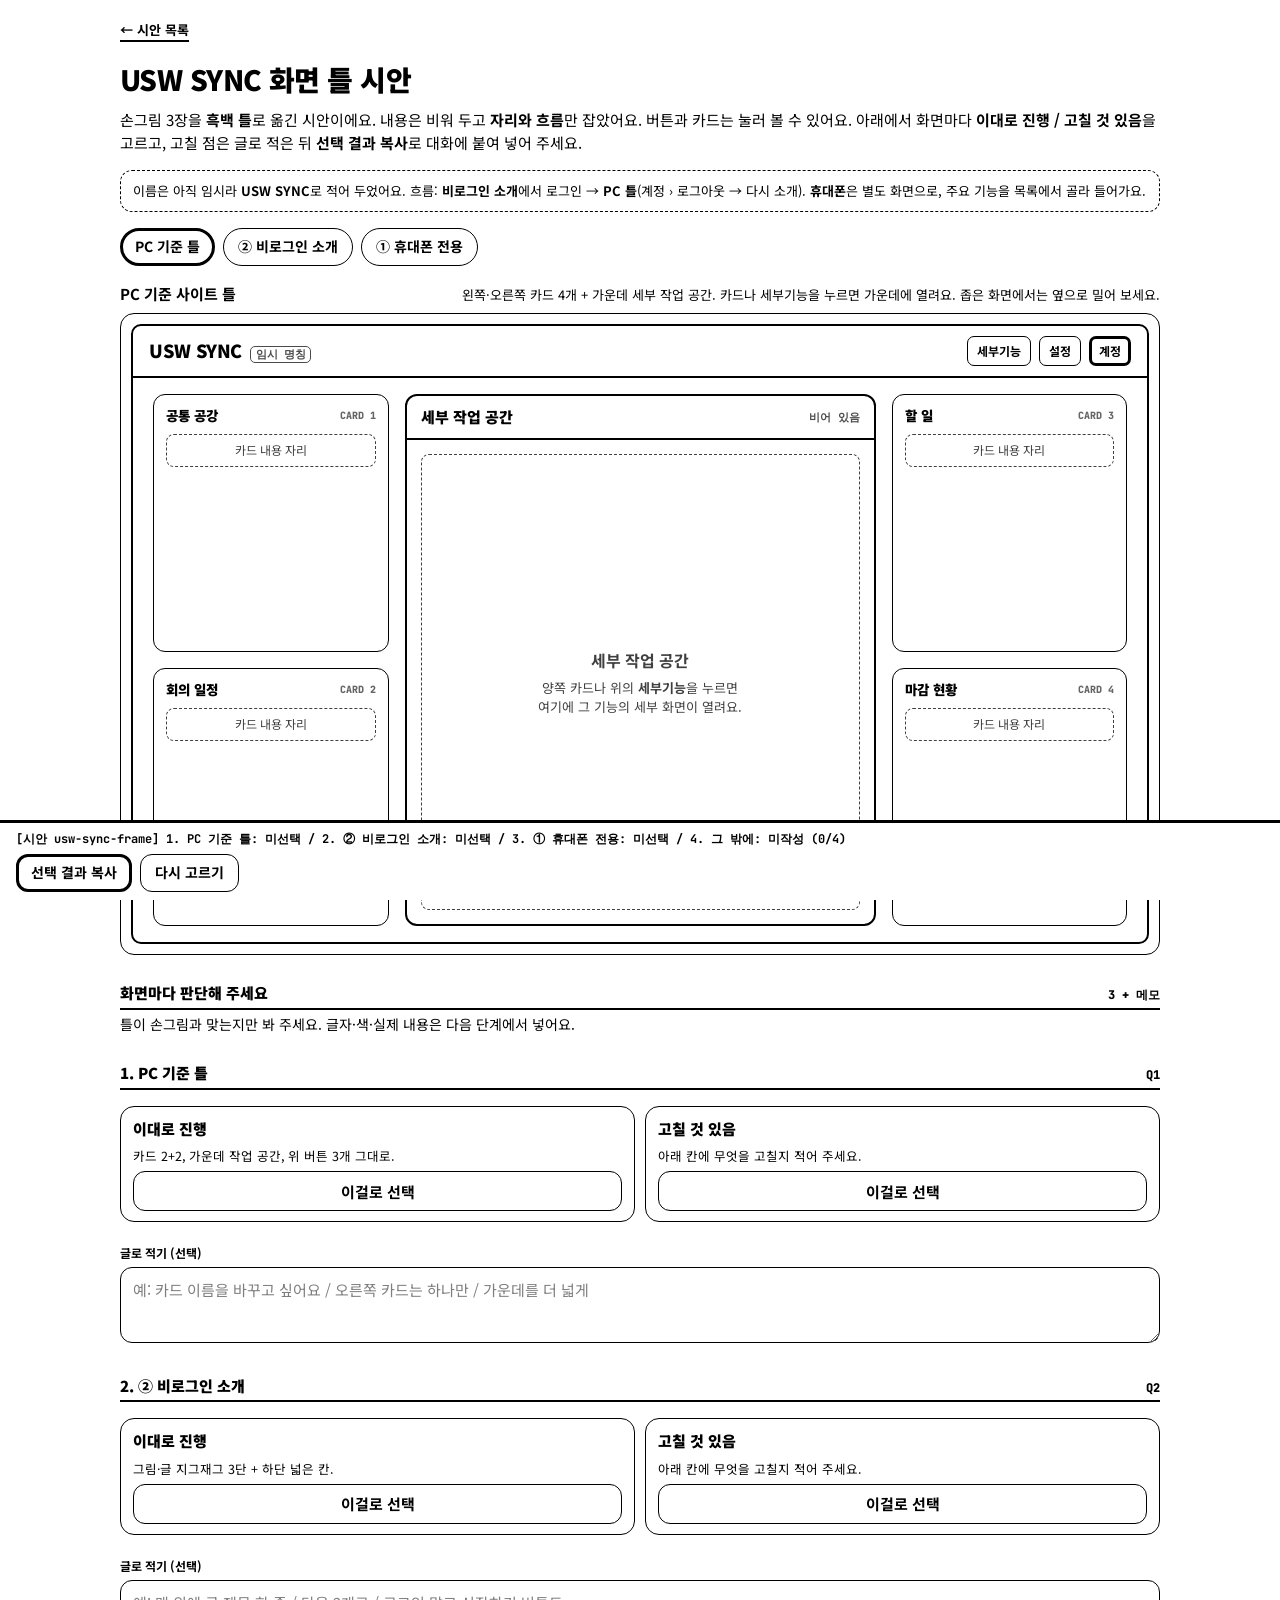
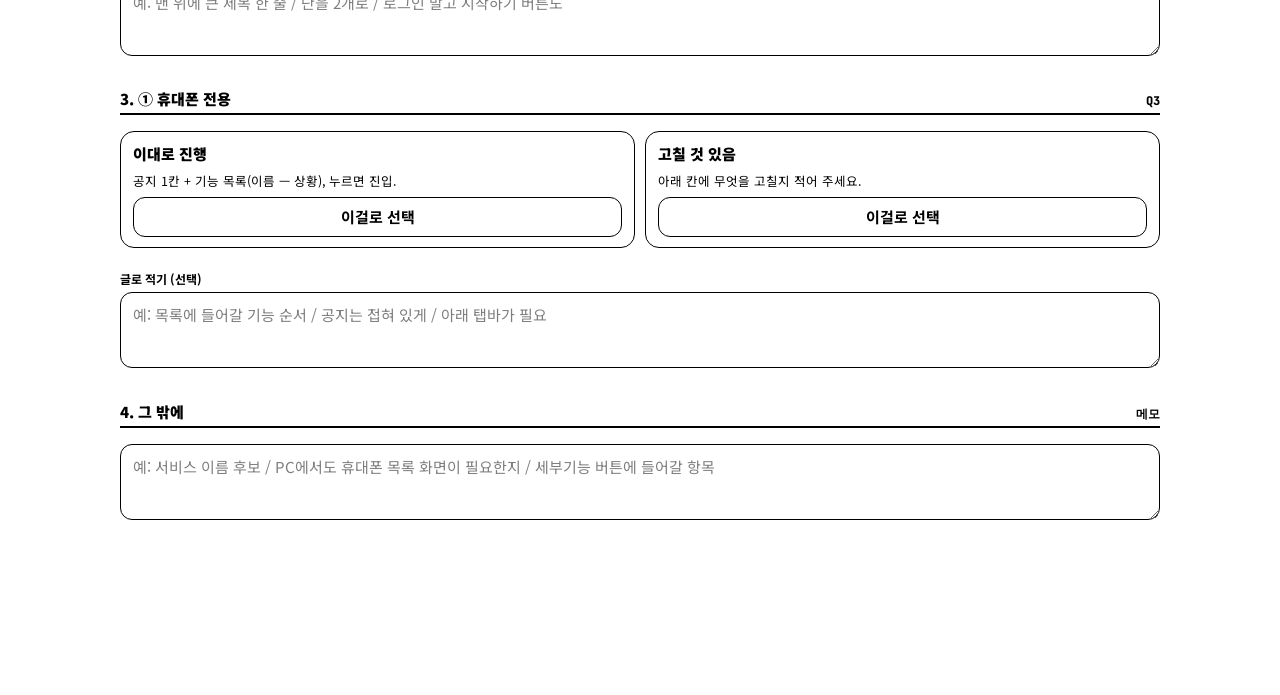
<file: mocks/usw-sync-frame/index.html>
<!doctype html>
<html lang="ko">
<head>
<meta charset="utf-8">
<meta name="viewport" content="width=device-width,initial-scale=1,viewport-fit=cover">
<title>USW SYNC 화면 틀 시안 · 시안 기록실</title>
<link rel="preconnect" href="https://fonts.googleapis.com">
<link rel="preconnect" href="https://fonts.gstatic.com" crossorigin>
<link href="https://fonts.googleapis.com/css2?family=Noto+Sans+KR:wght@400;500;700;900&family=JetBrains+Mono:wght@500;800&display=swap" rel="stylesheet">
<link rel="stylesheet" href="../../assets/style.css">
<style>
.page{max-width:1040px;grid-template-columns:minmax(0,1fr)}
body{padding-bottom:170px}
.hintbox{border:1.5px dashed var(--ink);border-radius:12px;padding:10px 12px;font-size:13px}
.tabs{display:flex;gap:8px;flex-wrap:wrap;align-items:center}
.tabs .chip{font-weight:700}
.tabs .note{margin-left:auto}
.screen[hidden]{display:none}
.scap{display:flex;justify-content:space-between;align-items:baseline;gap:10px;flex-wrap:wrap;font-size:13px;margin-bottom:8px}
.scap b{font-size:15px}
.toast{font:700 12px var(--font-num);border:1.5px solid var(--ink);border-radius:8px;padding:4px 10px;background:var(--warn);width:fit-content;min-height:28px}
.toast:empty{display:none}

/* ===== 공통 틀 ===== */
.ph{border:1.5px dashed var(--ink);border-radius:8px;display:flex;align-items:center;justify-content:center;text-align:center;font-size:12px;opacity:.75;padding:6px}
.lines{display:grid;gap:9px;align-content:center}
.lines i{display:block;height:7px;border-radius:4px;background:var(--ink);opacity:.22}
.lines i:nth-child(2){width:85%}.lines i:nth-child(3){width:60%}
.hbwrap{position:relative;display:inline-block}
.hb{font:inherit;font-size:12px;font-weight:700;color:var(--ink);background:var(--paper);border:1.5px solid var(--ink);border-radius:7px;padding:3px 9px;min-height:30px;cursor:pointer;position:relative}
.hb[aria-expanded="true"]{background:var(--ink);color:var(--paper)}
.hb.pri{border-width:3px;padding:1px 7px}
.menu{position:absolute;top:calc(100% + 6px);right:0;background:var(--paper);border:2px solid var(--ink);border-radius:10px;padding:5px;display:grid;gap:2px;min-width:150px;z-index:5;text-align:left;box-shadow:4px 4px 0 var(--ink)}
.menu[hidden]{display:none}
.menu button{font:inherit;font-size:12.5px;color:var(--ink);background:none;border:0;border-radius:6px;padding:5px 9px;text-align:left;cursor:pointer}
.menu button:hover,.menu button:focus-visible{outline:none;box-shadow:inset 0 0 0 2px var(--ink)}
.menu .sep{border-top:1px solid var(--ink);margin:3px 0}
.menu small{display:block;padding:2px 9px 4px;font-size:11px;opacity:.7}

/* ===== PC 틀 ===== */
.pcwrap{overflow-x:auto;border:1.5px solid var(--ink);border-radius:14px;padding:10px;background:var(--paper)}
.pc{min-width:880px;height:620px;border:2.5px solid var(--ink);border-radius:10px;display:grid;grid-template-rows:auto 1fr;background:var(--paper);overflow:hidden}
.pchead{display:flex;align-items:center;justify-content:space-between;gap:10px;padding:10px 16px;border-bottom:2.5px solid var(--ink)}
.brand{font-weight:900;font-size:18px;letter-spacing:-.02em;display:flex;align-items:baseline;gap:8px}
.brand small{font:700 11px var(--font-num);border:1px solid var(--ink);border-radius:5px;padding:0 5px;opacity:.7}
.hbtns{display:flex;gap:8px;align-items:center}
.pcbody{display:grid;grid-template-columns:1fr 2fr 1fr;gap:16px;padding:16px 20px;min-height:0}
.col{display:grid;grid-template-rows:1fr 1fr;gap:16px;min-height:0}
.col.r{padding-top:0}
.wcard{font:inherit;color:var(--ink);background:var(--paper);border:1.5px solid var(--ink);border-radius:12px;padding:10px 12px;display:grid;grid-template-rows:auto 1fr;gap:8px;text-align:left;cursor:pointer;min-height:0}
.wcard:hover{border-width:3px;padding:8.5px 10.5px}
.wcard.on{border-width:3px;padding:8.5px 10.5px;box-shadow:4px 4px 0 var(--ink)}
.wcard b{font-size:13.5px;font-weight:900;display:flex;justify-content:space-between;align-items:center}
.wcard b small{font:800 10px var(--font-num);opacity:.6}
.main{border:2.5px solid var(--ink);border-radius:12px;display:grid;grid-template-rows:auto 1fr;min-height:0;overflow:hidden}
.mainhead{display:flex;justify-content:space-between;align-items:center;gap:8px;padding:9px 14px;border-bottom:2px solid var(--ink);font-weight:900;font-size:15px}
.mainhead small{font:700 11px var(--font-num);opacity:.7}
.mainbody{padding:14px;display:grid;min-height:0}
.mainbody .ph{height:100%;font-size:13px;flex-direction:column;gap:6px;line-height:1.5}
.mainbody .ph>b{font-size:16px;opacity:1}
.x{font:inherit;font-size:11px;font-weight:700;color:var(--ink);background:none;border:1px solid var(--ink);border-radius:6px;padding:1px 7px;cursor:pointer}

/* ===== 비로그인 소개 ===== */
.intro{min-width:880px;height:620px;border:2.5px solid var(--ink);border-radius:10px;display:grid;grid-template-rows:auto 1fr;overflow:hidden;background:var(--paper)}
.introbody{overflow-y:auto;scrollbar-gutter:stable;padding:28px 60px 24px;display:grid;gap:34px;align-content:start}
.introbody::-webkit-scrollbar{width:10px}.introbody::-webkit-scrollbar-thumb{background:var(--ink);border-radius:5px;border:2px solid var(--paper)}
.zig{display:grid;grid-template-columns:1.1fr 1fr;gap:40px;align-items:center;min-height:170px}
.zig .ph{height:170px;font-size:13px}
.zig.rev .ph{order:2}
.zig .lines{padding:0 10px}
.zig .lines i:first-child{height:12px;width:55%;opacity:.5}
.footbox{border:1.5px dashed var(--ink);border-radius:12px;min-height:120px;display:flex;align-items:center;justify-content:center;font-size:13px;opacity:.75;margin-top:6px}
.scrollhint{text-align:center;font:700 11px var(--font-num);opacity:.6}

/* ===== 휴대폰 전용 ===== */
.phonewrap{display:flex;justify-content:center;border:1.5px solid var(--ink);border-radius:14px;padding:18px 10px;background:var(--paper)}
.phone{width:390px;max-width:100%;height:780px;border:3px solid var(--ink);border-radius:34px;padding:10px;background:var(--paper);display:grid}
.scr{border:1.5px solid var(--ink);border-radius:24px;overflow:hidden;display:grid;grid-template-rows:auto 1fr;min-height:0;background:var(--paper)}
.mhead{display:flex;align-items:center;justify-content:space-between;gap:6px;padding:12px 12px 10px;border-bottom:2.5px solid var(--ink)}
.mhead .brand{font-size:16px}
.mhead .hb{font-size:11px;padding:2px 7px;min-height:28px}
.mhead .menu{min-width:140px}
.mbody{display:grid;grid-template-rows:auto 1fr;gap:14px;padding:14px 12px 12px;min-height:0}
.notice{border:1.5px solid var(--ink);border-radius:12px;padding:10px 12px;display:grid;gap:6px;cursor:pointer;text-align:left;font:inherit;color:var(--ink);background:var(--paper)}
.notice b{font-size:13px;font-weight:900;display:flex;justify-content:space-between}
.notice b small{font:800 10px var(--font-num);opacity:.6}
.notice .lines{gap:7px}
.notice .lines i{height:6px}
.notice .more{font-size:12px;border-top:1px dashed var(--ink);padding-top:6px}
.listbox{border:2px solid var(--ink);border-radius:12px;display:grid;grid-template-rows:auto 1fr;min-height:0;overflow:hidden;position:relative}
.lhead{padding:9px 12px 7px;border-bottom:2px solid var(--ink);font-size:12px;display:flex;justify-content:space-between;align-items:baseline}
.lhead b{font-size:13.5px;font-weight:900}
.lhead small{font:800 10px var(--font-num);opacity:.6}
.list{overflow-y:auto;scrollbar-gutter:stable;min-height:0;display:grid;align-content:start}
.list::-webkit-scrollbar{width:9px}.list::-webkit-scrollbar-thumb{background:var(--ink);border-radius:5px;border:2px solid var(--paper)}
.row{font:inherit;color:var(--ink);background:var(--paper);border:0;border-bottom:1px solid var(--ink);padding:13px 12px;display:grid;grid-template-columns:1fr auto;gap:3px 10px;text-align:left;cursor:pointer;min-height:74px;align-content:center}
.row:last-child{border-bottom:0}
.row:hover,.row:focus-visible{outline:none;box-shadow:inset 4px 0 0 var(--ink)}
.row>b{font-size:14.5px;font-weight:900;grid-column:1;grid-row:1}
.row .arr{grid-column:2;grid-row:1/3;align-self:center;font-weight:900;font-size:16px}
.row .st{grid-column:1;grid-row:2;font-size:12px;opacity:.7;display:flex;gap:6px;align-items:center}
.row .st i{display:inline-block;height:6px;border-radius:3px;background:var(--ink);opacity:.25;width:90px}
.fade{position:absolute;left:0;right:9px;bottom:0;height:34px;background:linear-gradient(transparent,var(--paper));pointer-events:none}
.detail{display:grid;grid-template-rows:auto 1fr;min-height:0;padding:0 12px 12px}
.detail .dh{display:flex;align-items:center;gap:8px;padding:10px 0;font-weight:900;font-size:15px}
.detail .dh small{font:700 11px var(--font-num);opacity:.6;margin-left:auto}
.detail .ph{flex-direction:column;gap:6px;font-size:13px;line-height:1.5}
.detail .ph>b{font-size:16px}
.back2{font:inherit;font-size:12px;font-weight:700;color:var(--ink);background:var(--paper);border:1.5px solid var(--ink);border-radius:8px;padding:3px 9px;cursor:pointer}

/* ===== 선택/메모 ===== */
.qhead{display:grid;gap:4px;margin-top:10px}
.qhead p{margin:0;font-size:14px}
.opts{display:grid;grid-template-columns:repeat(auto-fit,minmax(200px,1fr));gap:10px}
.opt{border:1.5px solid var(--ink);border-radius:14px;padding:10px 12px;display:grid;gap:6px;align-content:start}
.opt.on{border-width:4px;padding:7.5px 9.5px}
.opt h3{margin:0;font-size:15px;font-weight:900}
.opt p{margin:0;font-size:12.5px}
.pick{font:inherit;font-weight:700;color:var(--ink);background:var(--paper);border:1.5px solid var(--ink);border-radius:12px;min-height:40px;cursor:pointer}
.pick[aria-pressed="true"]{background:var(--ink);color:var(--paper)}
.pick:focus-visible,.ans:focus-visible{outline:3px solid var(--ink);outline-offset:2px}
.ans{width:100%;min-height:76px;font:inherit;font-size:15px;color:var(--ink);background:var(--paper);border:1.5px solid var(--ink);border-radius:12px;padding:10px 12px;resize:vertical}
.ans::placeholder{color:var(--ink);opacity:.5}
.lbl{font-size:12px;font-weight:700;margin:6px 0 4px}
.pickbar{position:fixed;left:0;right:0;bottom:0;background:var(--paper);border-top:3px solid var(--ink);padding:8px max(16px,env(safe-area-inset-left,0px)) max(8px,env(safe-area-inset-bottom,0px));display:grid;gap:6px;z-index:10}
.pickline{font:700 12px var(--font-num);word-break:break-word}
@media (max-width:640px){.zig{gap:20px}.introbody{padding:20px 20px}}
</style>
</head>
<body>
<div class="page">
  <a class="back" href="../../">← 시안 목록</a>
  <header>
    <h1>USW SYNC 화면 틀 시안</h1>
    <p style="margin:6px 0 0">손그림 3장을 <b>흑백 틀</b>로 옮긴 시안이에요. 내용은 비워 두고 <b>자리와 흐름</b>만 잡았어요. 버튼과 카드는 눌러 볼 수 있어요. 아래에서 화면마다 <b>이대로 진행 / 고칠 것 있음</b>을 고르고, 고칠 점은 글로 적은 뒤 <b>선택 결과 복사</b>로 대화에 붙여 넣어 주세요.</p>
  </header>
  <div class="hintbox">이름은 아직 임시라 <b>USW SYNC</b>로 적어 두었어요. 흐름: <b>비로그인 소개</b>에서 로그인 → <b>PC 틀</b>(계정 › 로그아웃 → 다시 소개). <b>휴대폰</b>은 별도 화면으로, 주요 기능을 목록에서 골라 들어가요.</div>

  <div class="tabs" id="tabs">
    <button class="chip" data-s="pc" aria-pressed="true">PC 기준 틀</button>
    <button class="chip" data-s="intro" aria-pressed="false">② 비로그인 소개</button>
    <button class="chip" data-s="phone" aria-pressed="false">① 휴대폰 전용</button>
    <span class="toast" id="toast"></span>
  </div>

  <!-- ===== PC 기준 틀 ===== -->
  <section class="screen" id="s-pc">
    <div class="scap"><b>PC 기준 사이트 틀</b><span>왼쪽·오른쪽 카드 4개 + 가운데 세부 작업 공간. 카드나 세부기능을 누르면 가운데에 열려요. 좁은 화면에서는 옆으로 밀어 보세요.</span></div>
    <div class="pcwrap"><div class="pc">
      <div class="pchead">
        <div class="brand">USW SYNC <small>임시 명칭</small></div>
        <div class="hbtns">
          <span class="hbwrap"><button class="hb" data-menu="feat" aria-expanded="false">세부기능</button><div class="menu" hidden id="m-feat"><small>전체 기능</small></div></span>
          <span class="hbwrap"><button class="hb" data-menu="set" aria-expanded="false">설정</button><div class="menu" hidden><button data-open="설정 · 알림">알림</button><button data-open="설정 · 시간표 연동">시간표 연동</button><button data-open="설정 · 화면">화면</button></div></span>
          <span class="hbwrap"><button class="hb pri" data-menu="acct" aria-expanded="false">계정</button><div class="menu" hidden><small>(이름) · (학번)</small><button data-open="내 계정">내 계정</button><button data-open="내 팀 목록">내 팀</button><div class="sep"></div><button data-logout>로그아웃</button></div></span>
        </div>
      </div>
      <div class="pcbody">
        <div class="col">
          <button class="wcard" data-f="공통 공강"><b>공통 공강 <small>CARD 1</small></b><div class="ph">카드 내용 자리</div></button>
          <button class="wcard" data-f="회의 일정"><b>회의 일정 <small>CARD 2</small></b><div class="ph">카드 내용 자리</div></button>
        </div>
        <div class="main">
          <div class="mainhead"><span id="mainTitle">세부 작업 공간</span><span style="display:flex;gap:6px;align-items:center"><small id="mainSub">비어 있음</small><button class="x" id="mainClose" hidden>닫기</button></span></div>
          <div class="mainbody"><div class="ph" id="mainPh"><b>세부 작업 공간</b><span>양쪽 카드나 위의 <b>세부기능</b>을 누르면<br>여기에 그 기능의 세부 화면이 열려요.</span></div></div>
        </div>
        <div class="col r">
          <button class="wcard" data-f="할 일"><b>할 일 <small>CARD 3</small></b><div class="ph">카드 내용 자리</div></button>
          <button class="wcard" data-f="마감 현황"><b>마감 현황 <small>CARD 4</small></b><div class="ph">카드 내용 자리</div></button>
        </div>
      </div>
    </div></div>
  </section>

  <!-- ===== ② 비로그인 소개 ===== -->
  <section class="screen" id="s-intro" hidden>
    <div class="scap"><b>② 비로그인 소개 화면</b><span>로그인 전에 보이는 결과물 소개 페이지. 그림·글 자리만 지그재그로 잡아 두었고, 아래로 스크롤돼요.</span></div>
    <div class="pcwrap"><div class="intro">
      <div class="pchead">
        <div class="brand">USW SYNC <small>임시 명칭</small></div>
        <div class="hbtns"><button class="hb pri" id="loginBtn">로그인</button></div>
      </div>
      <div class="introbody">
        <div class="zig"><div class="ph">그림 1 자리</div><div class="lines"><i></i><i></i><i></i><i></i></div></div>
        <div class="zig rev"><div class="ph">그림 2 자리</div><div class="lines"><i></i><i></i><i></i><i></i></div></div>
        <div class="zig"><div class="ph">그림 3 자리</div><div class="lines"><i></i><i></i><i></i><i></i></div></div>
        <div class="footbox">하단 넓은 영역 자리 (시작하기 / 안내 / 바닥글)</div>
        <div class="scrollhint">— 끝 —</div>
      </div>
    </div></div>
  </section>

  <!-- ===== ① 휴대폰 전용 ===== -->
  <section class="screen" id="s-phone" hidden>
    <div class="scap"><b>① 휴대폰 전용</b><span>위 공지 한 칸 + 주요 기능 목록. 줄마다 <b>(기능 이름) — (현재 주요 상황)</b>이고, 누르면 그 기능으로 들어가요. 목록은 스크롤돼요.</span></div>
    <div class="phonewrap"><div class="phone"><div class="scr">
      <div class="mhead">
        <div class="brand">USW SYNC</div>
        <div class="hbtns">
          <span class="hbwrap"><button class="hb" data-menu="mfeat" aria-expanded="false">세부기능</button><div class="menu" hidden id="m-mfeat"><small>전체 기능</small></div></span>
          <span class="hbwrap"><button class="hb" data-menu="mset" aria-expanded="false">설정</button><div class="menu" hidden><button data-mopen="설정 · 알림">알림</button><button data-mopen="설정 · 시간표 연동">시간표 연동</button></div></span>
          <span class="hbwrap"><button class="hb pri" data-menu="macct" aria-expanded="false">계정</button><div class="menu" hidden><small>(이름) · (학번)</small><button data-mopen="내 계정">내 계정</button><div class="sep"></div><button data-logout>로그아웃</button></div></span>
        </div>
      </div>
      <div class="mbody" id="mHome">
        <button class="notice" id="notice" aria-expanded="false"><b>공지 <small>NOTICE</small></b><div class="lines"><i></i><i></i></div><div class="more" hidden>공지 전체 글 자리. 누르면 접혀요.</div></button>
        <div class="listbox">
          <div class="lhead"><b>주요 기능</b><small>(기능 이름) — (현재 주요 상황)</small></div>
          <div class="list" id="mList"></div>
          <div class="fade"></div>
        </div>
      </div>
      <div class="detail" id="mDetail" hidden>
        <div class="dh"><button class="back2" id="mBack">← 목록</button><span id="mTitle">기능</span><small>MOBILE</small></div>
        <div class="ph"><b id="mPhTitle">기능 이름</b><span>휴대폰 전용 세부 화면 자리.<br>여기에 이 기능의 화면이 들어가요.</span></div>
      </div>
    </div></div></div>
  </section>

  <!-- ===== 선택과 메모 ===== -->
  <div class="qhead"><div class="sec"><span>화면마다 판단해 주세요</span><small>3 + 메모</small></div><p>틀이 손그림과 맞는지만 봐 주세요. 글자·색·실제 내용은 다음 단계에서 넣어요.</p></div>

  <div class="qhead"><div class="sec"><span data-qtitle="pc">1. PC 기준 틀</span><small>Q1</small></div></div>
  <div class="opts">
    <section class="opt" data-q="pc" data-o="ok"><h3>이대로 진행</h3><p>카드 2+2, 가운데 작업 공간, 위 버튼 3개 그대로.</p><button class="pick">이걸로 선택</button></section>
    <section class="opt" data-q="pc" data-o="fix"><h3>고칠 것 있음</h3><p>아래 칸에 무엇을 고칠지 적어 주세요.</p><button class="pick">이걸로 선택</button></section>
  </div>
  <div><div class="lbl">글로 적기 (선택)</div><textarea class="ans" data-q="pc" placeholder="예: 카드 이름을 바꾸고 싶어요 / 오른쪽 카드는 하나만 / 가운데를 더 넓게"></textarea></div>

  <div class="qhead"><div class="sec"><span data-qtitle="intro">2. ② 비로그인 소개</span><small>Q2</small></div></div>
  <div class="opts">
    <section class="opt" data-q="intro" data-o="ok"><h3>이대로 진행</h3><p>그림·글 지그재그 3단 + 하단 넓은 칸.</p><button class="pick">이걸로 선택</button></section>
    <section class="opt" data-q="intro" data-o="fix"><h3>고칠 것 있음</h3><p>아래 칸에 무엇을 고칠지 적어 주세요.</p><button class="pick">이걸로 선택</button></section>
  </div>
  <div><div class="lbl">글로 적기 (선택)</div><textarea class="ans" data-q="intro" placeholder="예: 맨 위에 큰 제목 한 줄 / 단을 2개로 / 로그인 말고 시작하기 버튼도"></textarea></div>

  <div class="qhead"><div class="sec"><span data-qtitle="phone">3. ① 휴대폰 전용</span><small>Q3</small></div></div>
  <div class="opts">
    <section class="opt" data-q="phone" data-o="ok"><h3>이대로 진행</h3><p>공지 1칸 + 기능 목록(이름 — 상황), 누르면 진입.</p><button class="pick">이걸로 선택</button></section>
    <section class="opt" data-q="phone" data-o="fix"><h3>고칠 것 있음</h3><p>아래 칸에 무엇을 고칠지 적어 주세요.</p><button class="pick">이걸로 선택</button></section>
  </div>
  <div><div class="lbl">글로 적기 (선택)</div><textarea class="ans" data-q="phone" placeholder="예: 목록에 들어갈 기능 순서 / 공지는 접혀 있게 / 아래 탭바가 필요"></textarea></div>

  <div class="qhead"><div class="sec"><span data-qtitle="etc">4. 그 밖에</span><small>메모</small></div></div>
  <div><textarea class="ans" data-q="etc" placeholder="예: 서비스 이름 후보 / PC에서도 휴대폰 목록 화면이 필요한지 / 세부기능 버튼에 들어갈 항목"></textarea></div>
</div>

<script>window.MOCK_ID = 'usw-sync-frame';</script>
<script src="../../assets/choose.js"></script>
<script>
const $ = id => document.getElementById(id);
const FEATS = ['팀 만들기 · 초대', '시간표 · 가능 시간 등록', '공통 공강 찾기', '회의 시간 추천 · 투표', '회의 일정 확정', '역할 · 할 일', '마감 · 진행 상황'];
let toastT;
function toast(t){ $('toast').textContent = t; clearTimeout(toastT); toastT = setTimeout(() => { $('toast').textContent = ''; }, 2600); }

/* 탭 */
function show(s){
  document.querySelectorAll('#tabs .chip').forEach(b => b.setAttribute('aria-pressed', b.dataset.s === s));
  ['pc','intro','phone'].forEach(k => { $('s-' + k).hidden = k !== s; });
  closeMenus();
}
document.querySelectorAll('#tabs .chip').forEach(b => b.onclick = () => show(b.dataset.s));

/* 위 버튼 메뉴 (PC·휴대폰 공통) */
function closeMenus(){ document.querySelectorAll('.hb[data-menu]').forEach(b => { b.setAttribute('aria-expanded', 'false'); b.nextElementSibling.hidden = true; }); }
document.addEventListener('click', e => {
  const inMenu = e.target.closest('.menu');
  const hb = e.target.closest('.hb[data-menu]');
  if (hb && !inMenu) {
    const open = hb.getAttribute('aria-expanded') === 'true';
    closeMenus();
    if (!open) { hb.setAttribute('aria-expanded', 'true'); hb.nextElementSibling.hidden = false; }
    e.stopPropagation(); return;
  }
  if (!inMenu) closeMenus();
});

/* 세부기능 메뉴 채우기 */
FEATS.forEach(f => {
  const a = document.createElement('button'); a.textContent = f; a.dataset.open = f; $('m-feat').append(a);
  const b = document.createElement('button'); b.textContent = f; b.dataset.mopen = f; $('m-mfeat').append(b);
});

/* PC: 가운데 작업 공간 */
function openMain(name, from){
  $('mainTitle').textContent = name; $('mainSub').textContent = from || '열림'; $('mainClose').hidden = false;
  $('mainPh').innerHTML = '<b>' + name + '</b><span>세부 화면 자리.<br>여기에 ' + name + ' 기능의 내용이 들어가요.</span>';
  document.querySelectorAll('.wcard').forEach(c => c.classList.toggle('on', c.dataset.f === name));
}
function closeMain(){
  $('mainTitle').textContent = '세부 작업 공간'; $('mainSub').textContent = '비어 있음'; $('mainClose').hidden = true;
  $('mainPh').innerHTML = '<b>세부 작업 공간</b><span>양쪽 카드나 위의 <b>세부기능</b>을 누르면<br>여기에 그 기능의 세부 화면이 열려요.</span>';
  document.querySelectorAll('.wcard').forEach(c => c.classList.remove('on'));
}
document.querySelectorAll('.wcard').forEach(c => c.onclick = () => openMain(c.dataset.f, '카드에서'));
$('mainClose').onclick = closeMain;
document.addEventListener('click', e => {
  const o = e.target.closest('[data-open]'); if (o) { openMain(o.dataset.open, '위 버튼에서'); closeMenus(); return; }
  const m = e.target.closest('[data-mopen]'); if (m) { openDetail(m.dataset.mopen); closeMenus(); return; }
  if (e.target.closest('[data-logout]')) { closeMenus(); closeMain(); show('intro'); toast('로그아웃 → 비로그인 소개 화면'); }
});

/* 소개: 로그인 → PC 틀 */
$('loginBtn').onclick = () => { show('pc'); toast('로그인했다고 보고 PC 틀로 이동'); };

/* 휴대폰 */
FEATS.forEach(f => {
  const r = document.createElement('button'); r.className = 'row';
  r.innerHTML = '<b></b><span class="arr">›</span><span class="st">현재 주요 상황 <i></i></span>';
  r.querySelector('b').textContent = f; r.onclick = () => openDetail(f); $('mList').append(r);
});
function openDetail(name){ $('mTitle').textContent = name; $('mPhTitle').textContent = name; $('mHome').hidden = true; $('mDetail').hidden = false; }
$('mBack').onclick = () => { $('mDetail').hidden = true; $('mHome').hidden = false; };
$('notice').onclick = () => { const b = $('notice'), m = b.querySelector('.more'); m.hidden = !m.hidden; b.setAttribute('aria-expanded', !m.hidden); };
</script>
</body>
</html>
</file>
<file: assets/style.css>
/* 흰 종이 + 검은 선. 강조는 선 굵기와 노란 표시 하나만. */
:root{--paper:#fff;--ink:#000;--warn:#fff3a8;
  --font-body:"Noto Sans KR","Apple SD Gothic Neo","Malgun Gothic",sans-serif;
  --font-num:"JetBrains Mono",ui-monospace,Menlo,monospace;color-scheme:light}
*{box-sizing:border-box}
[hidden]{display:none!important}
html{background:var(--paper)}
body{margin:0;background:var(--paper);color:var(--ink);font-family:var(--font-body);font-size:15px;line-height:1.55;
  padding-left:max(16px,env(safe-area-inset-left,0px));padding-right:max(16px,env(safe-area-inset-right,0px));padding-block:20px 80px}
a{color:inherit}
.page{max-width:860px;margin:0 auto;display:grid;gap:16px}
h1{margin:0;font-size:28px;font-weight:900;letter-spacing:-.02em}
h2{margin:0;font-size:18px;font-weight:900}
.back{font-size:13px;font-weight:700;border-bottom:2px solid var(--ink);text-decoration:none;width:fit-content}
.bar{display:flex;flex-wrap:wrap;gap:8px;align-items:center}
.chip,.btn{font:inherit;font-size:14px;color:var(--ink);background:var(--paper);border:1px solid var(--ink);border-radius:999px;padding:6px 14px;min-height:38px;cursor:pointer}
.btn{border-width:1.5px;border-radius:12px;font-weight:700}
.chip[aria-pressed="true"],.btn.pri{border-width:3px;padding:4px 12px;font-weight:700}
.chip:focus-visible,.btn:focus-visible,.search:focus-visible,summary:focus-visible,a:focus-visible{outline:3px solid var(--ink);outline-offset:2px}
.search{width:100%;min-height:48px;font:inherit;font-size:16px;color:var(--ink);background:var(--paper);border:1.5px solid var(--ink);border-radius:12px;padding:0 14px}
.sec{display:flex;justify-content:space-between;align-items:baseline;border-bottom:2px solid var(--ink);padding-bottom:3px;font-weight:900;font-size:15px}
.sec small{font:800 12px var(--font-num)}
.tag{display:inline-block;border:1px solid var(--ink);border-radius:6px;padding:0 6px;font-size:11px;font-weight:700;line-height:1.7;white-space:nowrap}
.tag.k{background:var(--ink);color:var(--paper)}.tag.w{background:var(--warn)}
.card{display:block;border:1.5px solid var(--ink);border-radius:14px;padding:14px 16px;text-decoration:none;color:var(--ink);background:var(--paper)}
a.card:hover{border-width:3px;padding:12.5px 14.5px}
.card h3{margin:0 0 2px;font-size:17px;font-weight:900}
.card p{margin:0;font-size:14px}
.meta{font:700 12px var(--font-num);display:flex;gap:8px;flex-wrap:wrap;margin-top:8px;align-items:center}
.empty{text-align:center;padding:36px 0;border:1.5px dashed var(--ink);border-radius:12px}
.note{font-size:12.5px}
</file>
